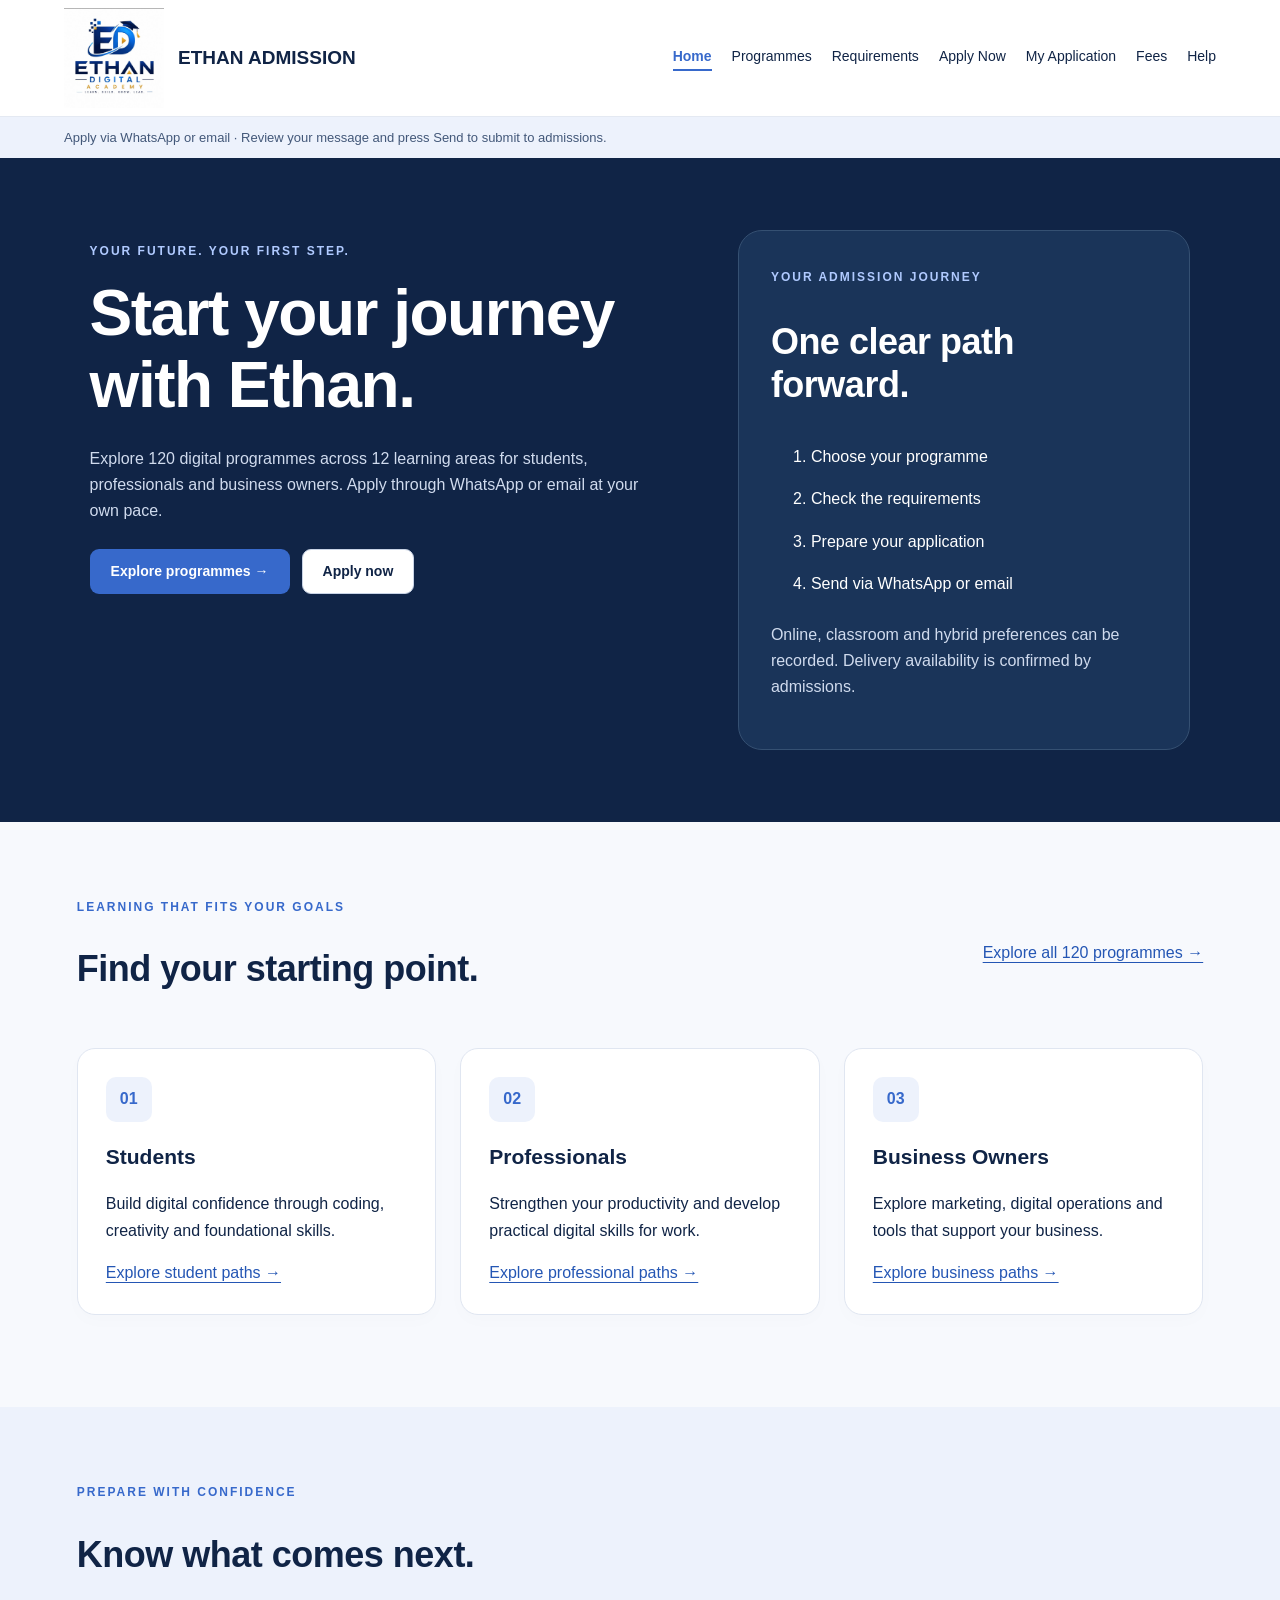
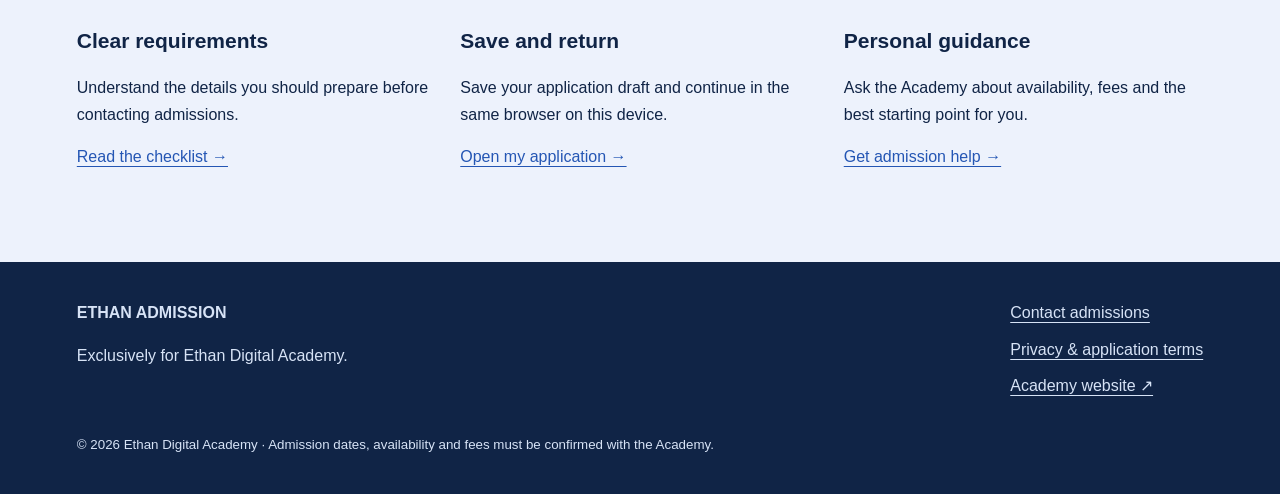
<file: index.html>
<!doctype html><html lang="en"><head><meta charset="utf-8"><meta name="viewport" content="width=device-width,initial-scale=1"><meta name="description" content="ETHAN ADMISSION — explore programmes and prepare your application to Ethan Digital Academy."><title>Welcome | ETHAN ADMISSION</title><link rel="icon" href="assets/ethan-digital-academy-logo.jpeg"><link rel="stylesheet" href="style.css"></head><body><a class="skip" href="#main">Skip to content</a><header><a href="index.html" class="brand"><img src="assets/ethan-digital-academy-logo.jpeg" alt="Ethan Digital Academy" width="100" height="100"><span class="portal-name">ETHAN ADMISSION</span></a><button id="menu-toggle" class="secondary" aria-expanded="false" aria-controls="navigation">Menu</button><nav id="navigation" aria-label="Main navigation"><a href="index.html" aria-current="page">Home</a><a href="programmes.html">Programmes</a><a href="requirements.html">Requirements</a><a href="apply.html">Apply Now</a><a href="dashboard.html">My Application</a><a href="fees.html">Fees</a><a href="help.html">Help</a></nav></header><div class="preview">Apply via WhatsApp or email · Review your message and press Send to submit to admissions.</div><main id="main"><section class="hero"><div><p class="eyebrow">YOUR FUTURE. YOUR FIRST STEP.</p><h1>Start your journey<br>with Ethan.</h1><p>Explore 120 digital programmes across 12 learning areas for students, professionals and business owners. Apply through WhatsApp or email at your own pace.</p><div class="actions"><a class="button" href="programmes.html">Explore programmes →</a><a class="button light" href="apply.html">Apply now</a></div></div><aside class="hero-card"><span class="tag">YOUR ADMISSION JOURNEY</span><h2>One clear path forward.</h2><ol><li>Choose your programme</li><li>Check the requirements</li><li>Prepare your application</li><li>Send via WhatsApp or email</li></ol><p>Online, classroom and hybrid preferences can be recorded. Delivery availability is confirmed by admissions.</p></aside></section><section><div class="section-top"><div><p class="eyebrow">LEARNING THAT FITS YOUR GOALS</p><h2>Find your starting point.</h2></div><a href="programmes.html">Explore all 120 programmes →</a></div><div class="grid"><article class="card"><span class="icon">01</span><h3>Students</h3><p>Build digital confidence through coding, creativity and foundational skills.</p><a href="programmes.html?audience=Student">Explore student paths →</a></article><article class="card"><span class="icon">02</span><h3>Professionals</h3><p>Strengthen your productivity and develop practical digital skills for work.</p><a href="programmes.html?audience=Professional">Explore professional paths →</a></article><article class="card"><span class="icon">03</span><h3>Business Owners</h3><p>Explore marketing, digital operations and tools that support your business.</p><a href="programmes.html?audience=Business%20Owner">Explore business paths →</a></article></div></section><section class="soft"><p class="eyebrow">PREPARE WITH CONFIDENCE</p><h2>Know what comes next.</h2><div class="grid"><article><h3>Clear requirements</h3><p>Understand the details you should prepare before contacting admissions.</p><a href="requirements.html">Read the checklist →</a></article><article><h3>Save and return</h3><p>Save your application draft and continue in the same browser on this device.</p><a href="dashboard.html">Open my application →</a></article><article><h3>Personal guidance</h3><p>Ask the Academy about availability, fees and the best starting point for you.</p><a href="help.html">Get admission help →</a></article></div></section></main><footer><div><strong>ETHAN ADMISSION</strong><p>Exclusively for Ethan Digital Academy.</p></div><div><a href="help.html">Contact admissions</a><a href="privacy.html">Privacy & application terms</a><a href="https://ethandigitalacademy.org">Academy website ↗</a></div><small>© 2026 Ethan Digital Academy · Admission dates, availability and fees must be confirmed with the Academy.</small></footer><script src="programmes.js"></script><script src="submission.js"></script><script src="app.js"></script></body></html>
</file>
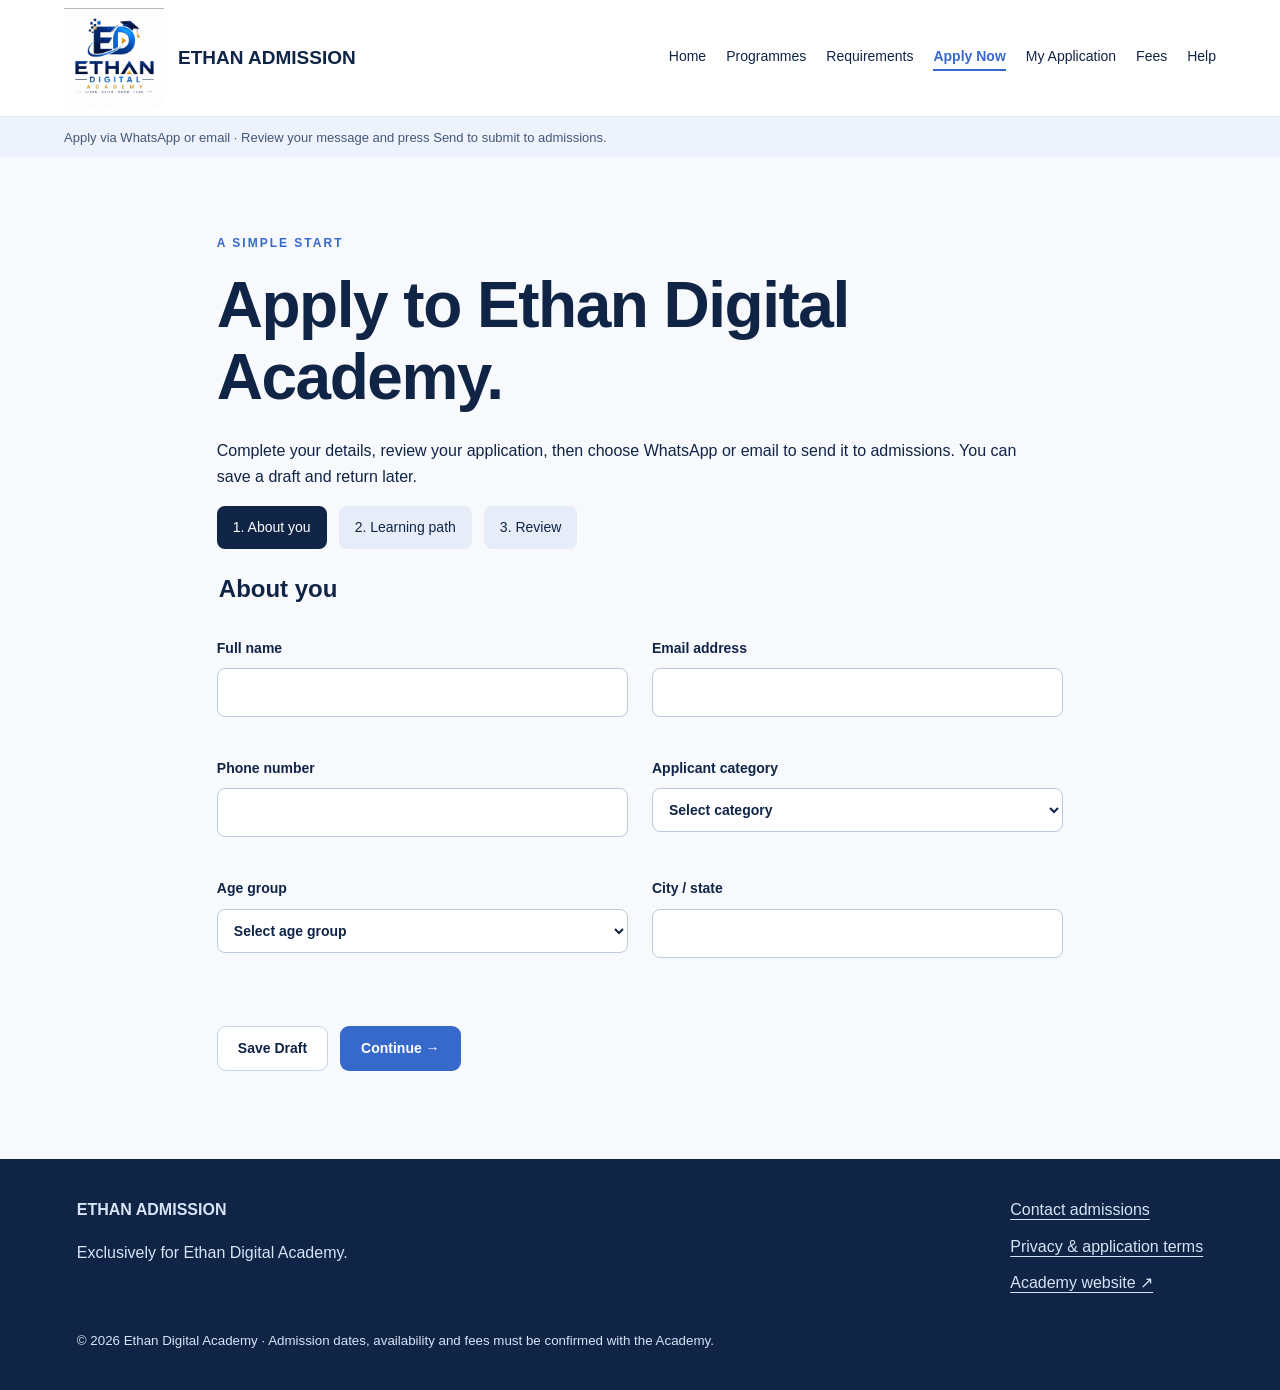
<file: apply.html>
<!doctype html><html lang="en"><head><meta charset="utf-8"><meta name="viewport" content="width=device-width,initial-scale=1"><meta name="description" content="ETHAN ADMISSION — explore programmes and prepare your application to Ethan Digital Academy."><title>Application | ETHAN ADMISSION</title><link rel="icon" href="assets/ethan-digital-academy-logo.jpeg"><link rel="stylesheet" href="style.css"></head><body><a class="skip" href="#main">Skip to content</a><header><a href="index.html" class="brand"><img src="assets/ethan-digital-academy-logo.jpeg" alt="Ethan Digital Academy" width="100" height="100"><span class="portal-name">ETHAN ADMISSION</span></a><button id="menu-toggle" class="secondary" aria-expanded="false" aria-controls="navigation">Menu</button><nav id="navigation" aria-label="Main navigation"><a href="index.html">Home</a><a href="programmes.html">Programmes</a><a href="requirements.html">Requirements</a><a href="apply.html" aria-current="page">Apply Now</a><a href="dashboard.html">My Application</a><a href="fees.html">Fees</a><a href="help.html">Help</a></nav></header><div class="preview">Apply via WhatsApp or email · Review your message and press Send to submit to admissions.</div><main id="main"><section class="narrow"><p class="eyebrow">A SIMPLE START</p><h1>Apply to Ethan Digital Academy.</h1><p>Complete your details, review your application, then choose WhatsApp or email to send it to admissions. You can save a draft and return later.</p><ol class="wizard-tabs" aria-label="Application steps"><li>1. About you</li><li>2. Learning path</li><li>3. Review</li></ol><form id="application" novalidate><fieldset data-step="0"><legend>About you</legend><div class="grid two"><label>Full name<input name="name" required maxlength="120" autocomplete="name"></label><label>Email address<input name="email" type="email" required autocomplete="email"></label><label>Phone number<input name="phone" type="tel" required maxlength="30" autocomplete="tel"></label><label>Applicant category<select name="category" required><option value="">Select category</option><option>Student</option><option>Professional</option><option>Business Owner</option></select></label><label>Age group<select name="ageGroup" required><option value="">Select age group</option><option value="under18">Under 18</option><option value="adult">18 or above</option></select></label><label>City / state<input name="location" maxlength="100"></label></div><div id="guardian-fields" hidden><h3>Parent or guardian details</h3><div class="grid two"><label>Guardian full name<input name="guardian" maxlength="120"></label><label>Guardian phone<input name="guardianPhone" type="tel" maxlength="30"></label><label>Relationship<select name="relationship"><option value="">Select relationship</option><option>Parent</option><option>Guardian</option></select></label></div><label class="check"><input name="guardianConsent" type="checkbox"> My parent or guardian is aware of this application preparation.</label></div></fieldset><fieldset data-step="1" hidden><legend>Your learning path</legend><div class="grid two"><label>Programme<select name="programme" id="programme" required></select></label><label>Preferred mode<select name="mode" required><option value="">Select preference</option><option>Online</option><option>Physical classroom</option><option>Hybrid</option></select></label><label>Experience level<select name="experience"><option>Beginner</option><option>Some experience</option><option>Experienced</option></select></label><label>Preferred schedule<select name="schedule"><option>No preference</option><option>Weekdays</option><option>Weekends</option></select></label></div><label>What would you like to achieve?<textarea name="goals" rows="4" required maxlength="1000"></textarea></label><p class="muted">Your preferences help admissions understand your needs. They do not reserve a place or confirm a timetable.</p></fieldset><fieldset data-step="2" hidden><legend>Review your information</legend><div id="review" class="card"></div><label class="check"><input id="acknowledge" type="checkbox" required> I confirm these details are correct and agree to share this application with Ethan Digital Academy through my chosen channel.</label></fieldset><div class="actions"><button type="button" id="back" class="secondary">Back</button><button type="button" id="save-draft" class="secondary">Save Draft</button><button type="button" id="next">Continue →</button><button id="finish" hidden>Continue to submission</button></div><p id="feedback" role="status"></p><div id="submission-options"></div></form></section></main><footer><div><strong>ETHAN ADMISSION</strong><p>Exclusively for Ethan Digital Academy.</p></div><div><a href="help.html">Contact admissions</a><a href="privacy.html">Privacy & application terms</a><a href="https://ethandigitalacademy.org">Academy website ↗</a></div><small>© 2026 Ethan Digital Academy · Admission dates, availability and fees must be confirmed with the Academy.</small></footer><script src="programmes.js"></script><script src="submission.js"></script><script src="app.js"></script></body></html>
</file>
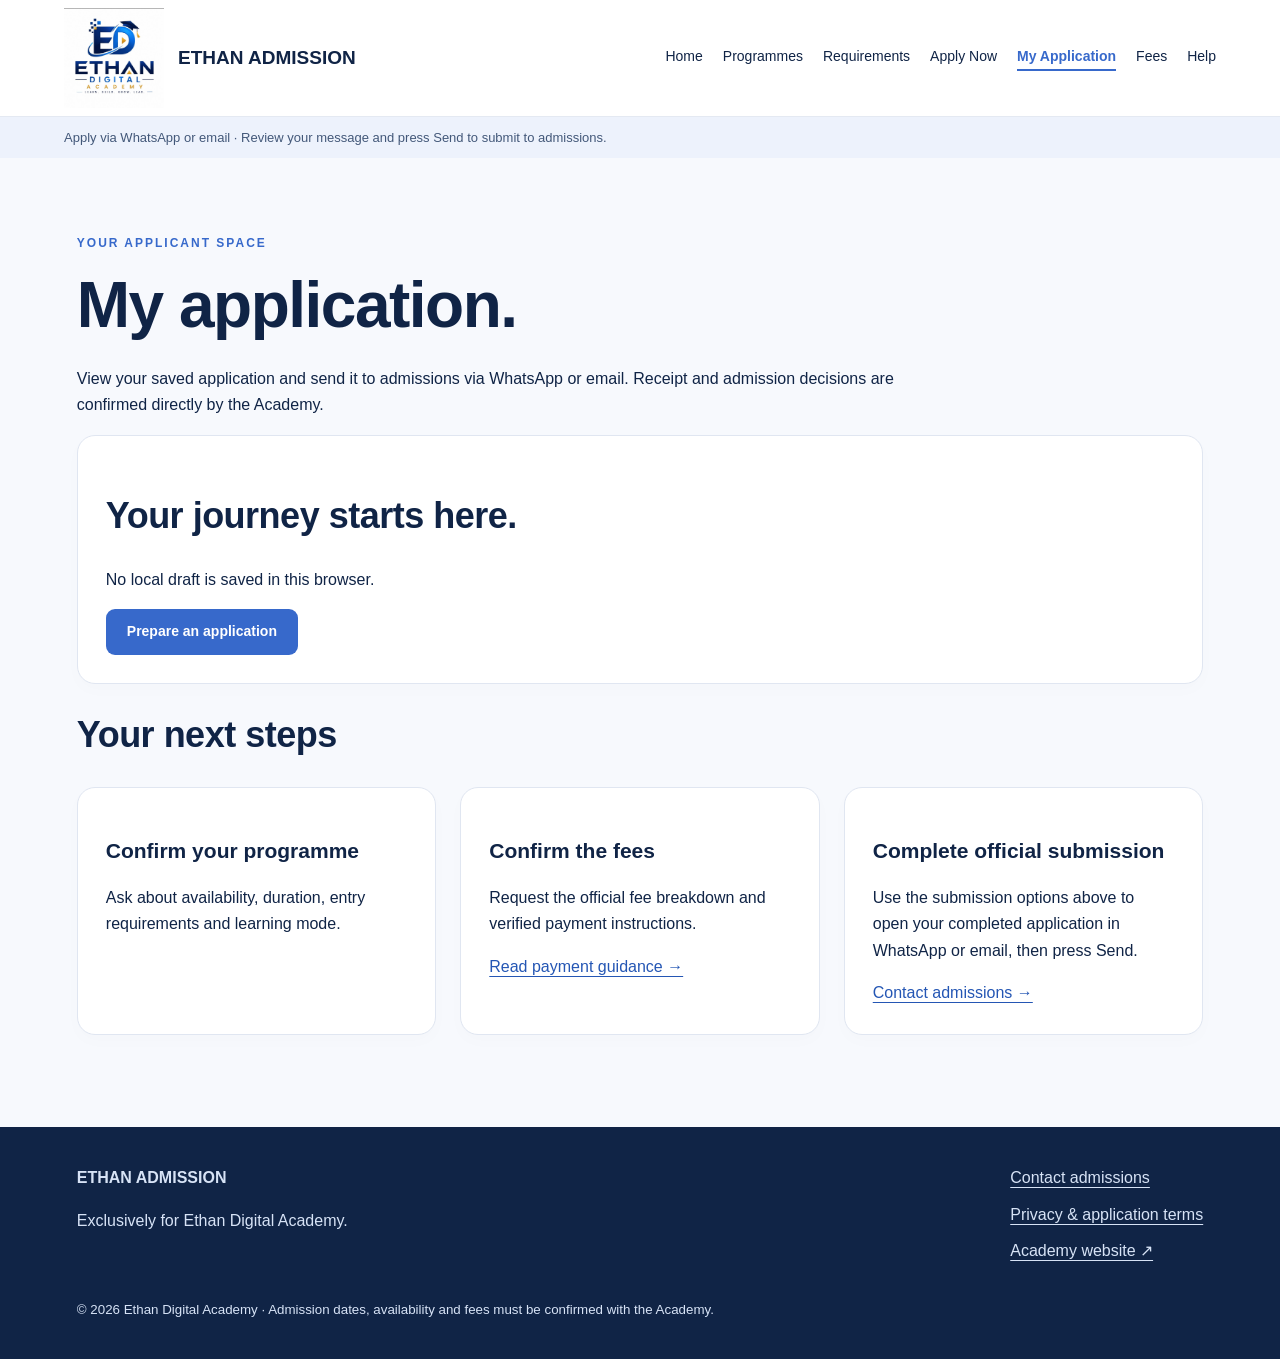
<file: dashboard.html>
<!doctype html><html lang="en"><head><meta charset="utf-8"><meta name="viewport" content="width=device-width,initial-scale=1"><meta name="description" content="ETHAN ADMISSION — explore programmes and prepare your application to Ethan Digital Academy."><title>My Application | ETHAN ADMISSION</title><link rel="icon" href="assets/ethan-digital-academy-logo.jpeg"><link rel="stylesheet" href="style.css"></head><body><a class="skip" href="#main">Skip to content</a><header><a href="index.html" class="brand"><img src="assets/ethan-digital-academy-logo.jpeg" alt="Ethan Digital Academy" width="100" height="100"><span class="portal-name">ETHAN ADMISSION</span></a><button id="menu-toggle" class="secondary" aria-expanded="false" aria-controls="navigation">Menu</button><nav id="navigation" aria-label="Main navigation"><a href="index.html">Home</a><a href="programmes.html">Programmes</a><a href="requirements.html">Requirements</a><a href="apply.html">Apply Now</a><a href="dashboard.html" aria-current="page">My Application</a><a href="fees.html">Fees</a><a href="help.html">Help</a></nav></header><div class="preview">Apply via WhatsApp or email · Review your message and press Send to submit to admissions.</div><main id="main"><section><p class="eyebrow">YOUR APPLICANT SPACE</p><h1>My application.</h1><p>View your saved application and send it to admissions via WhatsApp or email. Receipt and admission decisions are confirmed directly by the Academy.</p><div id="saved"></div><h2>Your next steps</h2><div class="grid"><article class="card"><h3>Confirm your programme</h3><p>Ask about availability, duration, entry requirements and learning mode.</p></article><article class="card"><h3>Confirm the fees</h3><p>Request the official fee breakdown and verified payment instructions.</p><a href="fees.html">Read payment guidance →</a></article><article class="card"><h3>Complete official submission</h3><p>Use the submission options above to open your completed application in WhatsApp or email, then press Send.</p><a href="help.html">Contact admissions →</a></article></div></section></main><footer><div><strong>ETHAN ADMISSION</strong><p>Exclusively for Ethan Digital Academy.</p></div><div><a href="help.html">Contact admissions</a><a href="privacy.html">Privacy & application terms</a><a href="https://ethandigitalacademy.org">Academy website ↗</a></div><small>© 2026 Ethan Digital Academy · Admission dates, availability and fees must be confirmed with the Academy.</small></footer><script src="programmes.js"></script><script src="submission.js"></script><script src="app.js"></script></body></html>
</file>
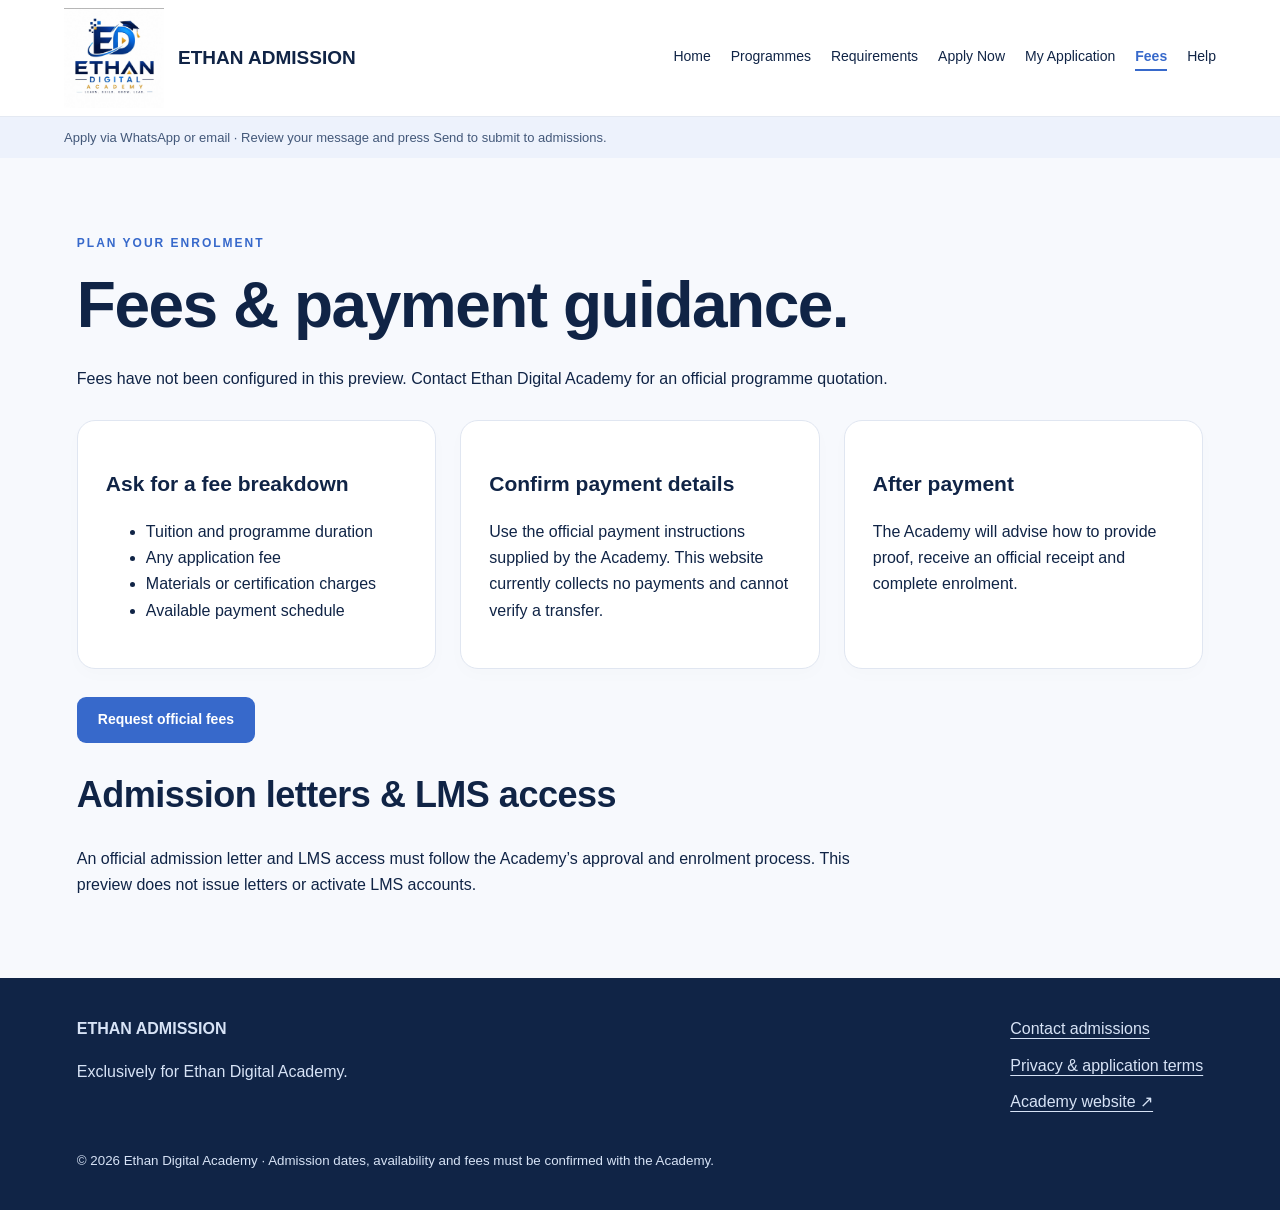
<file: fees.html>
<!doctype html><html lang="en"><head><meta charset="utf-8"><meta name="viewport" content="width=device-width,initial-scale=1"><meta name="description" content="ETHAN ADMISSION — explore programmes and prepare your application to Ethan Digital Academy."><title>Fees & Enrolment | ETHAN ADMISSION</title><link rel="icon" href="assets/ethan-digital-academy-logo.jpeg"><link rel="stylesheet" href="style.css"></head><body><a class="skip" href="#main">Skip to content</a><header><a href="index.html" class="brand"><img src="assets/ethan-digital-academy-logo.jpeg" alt="Ethan Digital Academy" width="100" height="100"><span class="portal-name">ETHAN ADMISSION</span></a><button id="menu-toggle" class="secondary" aria-expanded="false" aria-controls="navigation">Menu</button><nav id="navigation" aria-label="Main navigation"><a href="index.html">Home</a><a href="programmes.html">Programmes</a><a href="requirements.html">Requirements</a><a href="apply.html">Apply Now</a><a href="dashboard.html">My Application</a><a href="fees.html" aria-current="page">Fees</a><a href="help.html">Help</a></nav></header><div class="preview">Apply via WhatsApp or email · Review your message and press Send to submit to admissions.</div><main id="main"><section><p class="eyebrow">PLAN YOUR ENROLMENT</p><h1>Fees & payment guidance.</h1><p>Fees have not been configured in this preview. Contact Ethan Digital Academy for an official programme quotation.</p><div class="grid"><article class="card"><h3>Ask for a fee breakdown</h3><ul><li>Tuition and programme duration</li><li>Any application fee</li><li>Materials or certification charges</li><li>Available payment schedule</li></ul></article><article class="card"><h3>Confirm payment details</h3><p>Use the official payment instructions supplied by the Academy. This website currently collects no payments and cannot verify a transfer.</p></article><article class="card"><h3>After payment</h3><p>The Academy will advise how to provide proof, receive an official receipt and complete enrolment.</p></article></div><a class="button" href="https://wa.me/2348064656499?text=Hello%20Ethan%20Digital%20Academy%2C%20please%20send%20the%20official%20programme%20fees%20and%20admission%20instructions.">Request official fees</a><h2>Admission letters & LMS access</h2><p>An official admission letter and LMS access must follow the Academy’s approval and enrolment process. This preview does not issue letters or activate LMS accounts.</p></section></main><footer><div><strong>ETHAN ADMISSION</strong><p>Exclusively for Ethan Digital Academy.</p></div><div><a href="help.html">Contact admissions</a><a href="privacy.html">Privacy & application terms</a><a href="https://ethandigitalacademy.org">Academy website ↗</a></div><small>© 2026 Ethan Digital Academy · Admission dates, availability and fees must be confirmed with the Academy.</small></footer><script src="programmes.js"></script><script src="submission.js"></script><script src="app.js"></script></body></html>
</file>
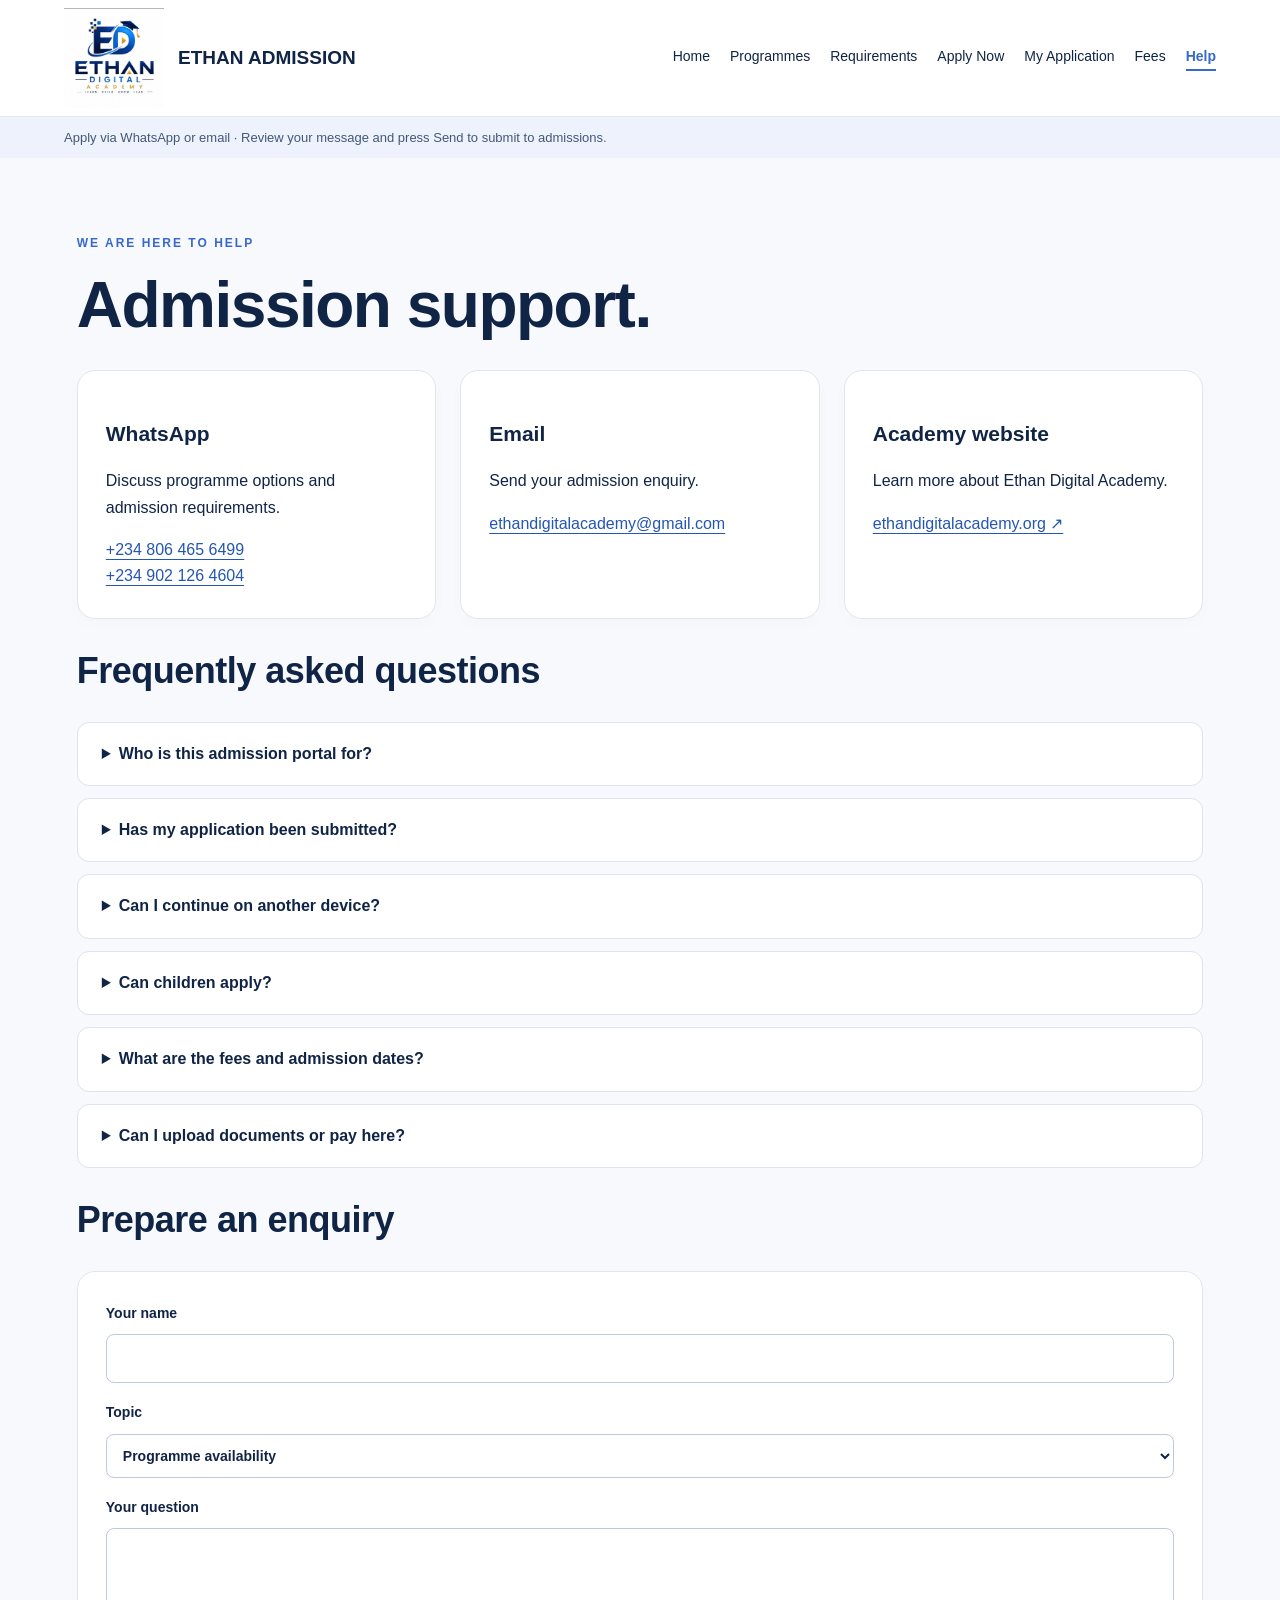
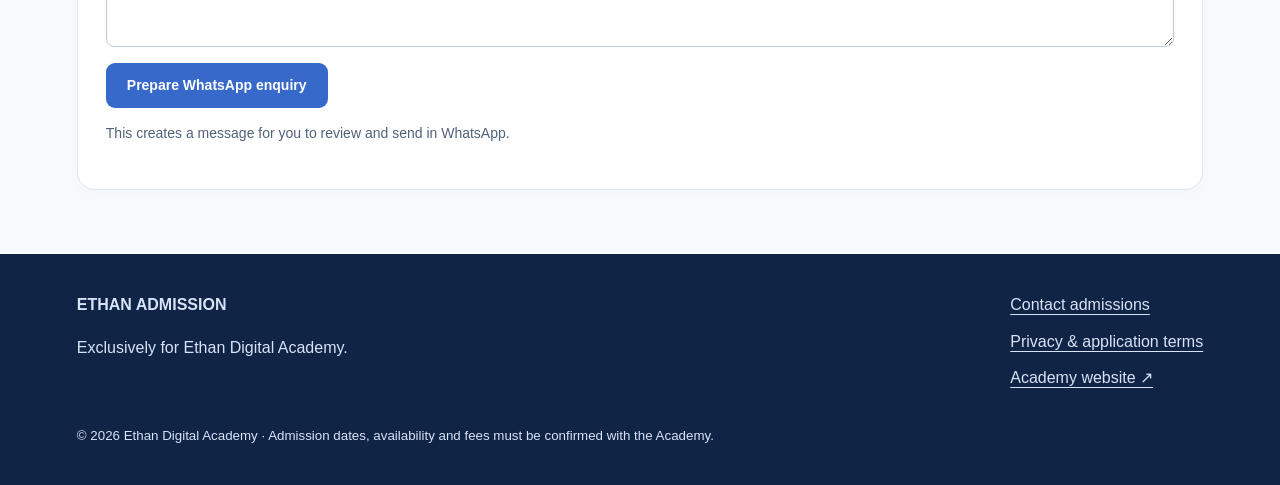
<file: help.html>
<!doctype html><html lang="en"><head><meta charset="utf-8"><meta name="viewport" content="width=device-width,initial-scale=1"><meta name="description" content="ETHAN ADMISSION — explore programmes and prepare your application to Ethan Digital Academy."><title>Help & Contact | ETHAN ADMISSION</title><link rel="icon" href="assets/ethan-digital-academy-logo.jpeg"><link rel="stylesheet" href="style.css"></head><body><a class="skip" href="#main">Skip to content</a><header><a href="index.html" class="brand"><img src="assets/ethan-digital-academy-logo.jpeg" alt="Ethan Digital Academy" width="100" height="100"><span class="portal-name">ETHAN ADMISSION</span></a><button id="menu-toggle" class="secondary" aria-expanded="false" aria-controls="navigation">Menu</button><nav id="navigation" aria-label="Main navigation"><a href="index.html">Home</a><a href="programmes.html">Programmes</a><a href="requirements.html">Requirements</a><a href="apply.html">Apply Now</a><a href="dashboard.html">My Application</a><a href="fees.html">Fees</a><a href="help.html" aria-current="page">Help</a></nav></header><div class="preview">Apply via WhatsApp or email · Review your message and press Send to submit to admissions.</div><main id="main"><section><p class="eyebrow">WE ARE HERE TO HELP</p><h1>Admission support.</h1><div class="grid"><article class="card"><h3>WhatsApp</h3><p>Discuss programme options and admission requirements.</p><a href="https://wa.me/2348064656499">+234 806 465 6499</a><br><a href="https://wa.me/2349021264604">+234 902 126 4604</a></article><article class="card"><h3>Email</h3><p>Send your admission enquiry.</p><a class="wrap" href="mailto:ethandigitalacademy@gmail.com">ethandigitalacademy@gmail.com</a></article><article class="card"><h3>Academy website</h3><p>Learn more about Ethan Digital Academy.</p><a href="https://ethandigitalacademy.org">ethandigitalacademy.org ↗</a></article></div><h2>Frequently asked questions</h2><div class="faq"><details><summary>Who is this admission portal for?</summary><p>It is exclusively for applicants to Ethan Digital Academy: students, professionals and business owners.</p></details><details><summary>Has my application been submitted?</summary><p>Complete the application, choose Submit via WhatsApp or Submit via Email, then press Send in the app that opens. Saving a draft or opening a message does not send it. Admissions will confirm receipt and advise on the next steps.</p></details><details><summary>Can I continue on another device?</summary><p>Drafts do not sync across devices. You can download a copy for your records and continue using the original browser.</p></details><details><summary>Can children apply?</summary><p>Applicants under 18 should prepare the application with a parent or guardian. The form requests guardian details when Under 18 is selected.</p></details><details><summary>What are the fees and admission dates?</summary><p>Contact the Academy for confirmed fees, intake dates, requirements and programme availability.</p></details><details><summary>Can I upload documents or pay here?</summary><p>Document uploads and live payments are not connected in this preview.</p></details></div><h2>Prepare an enquiry</h2><form id="enquiry" class="card"><label>Your name<input name="name" required maxlength="120"></label><label>Topic<select name="topic"><option>Programme availability</option><option>Admission requirements</option><option>Fees and payments</option><option>Learning mode</option><option>Other admission enquiry</option></select></label><label>Your question<textarea name="message" required maxlength="1500" rows="4"></textarea></label><button>Prepare WhatsApp enquiry</button><p class="muted">This creates a message for you to review and send in WhatsApp.</p><p id="enquiry-result" role="status"></p></form></section></main><footer><div><strong>ETHAN ADMISSION</strong><p>Exclusively for Ethan Digital Academy.</p></div><div><a href="help.html">Contact admissions</a><a href="privacy.html">Privacy & application terms</a><a href="https://ethandigitalacademy.org">Academy website ↗</a></div><small>© 2026 Ethan Digital Academy · Admission dates, availability and fees must be confirmed with the Academy.</small></footer><script src="programmes.js"></script><script src="submission.js"></script><script src="app.js"></script></body></html>
</file>
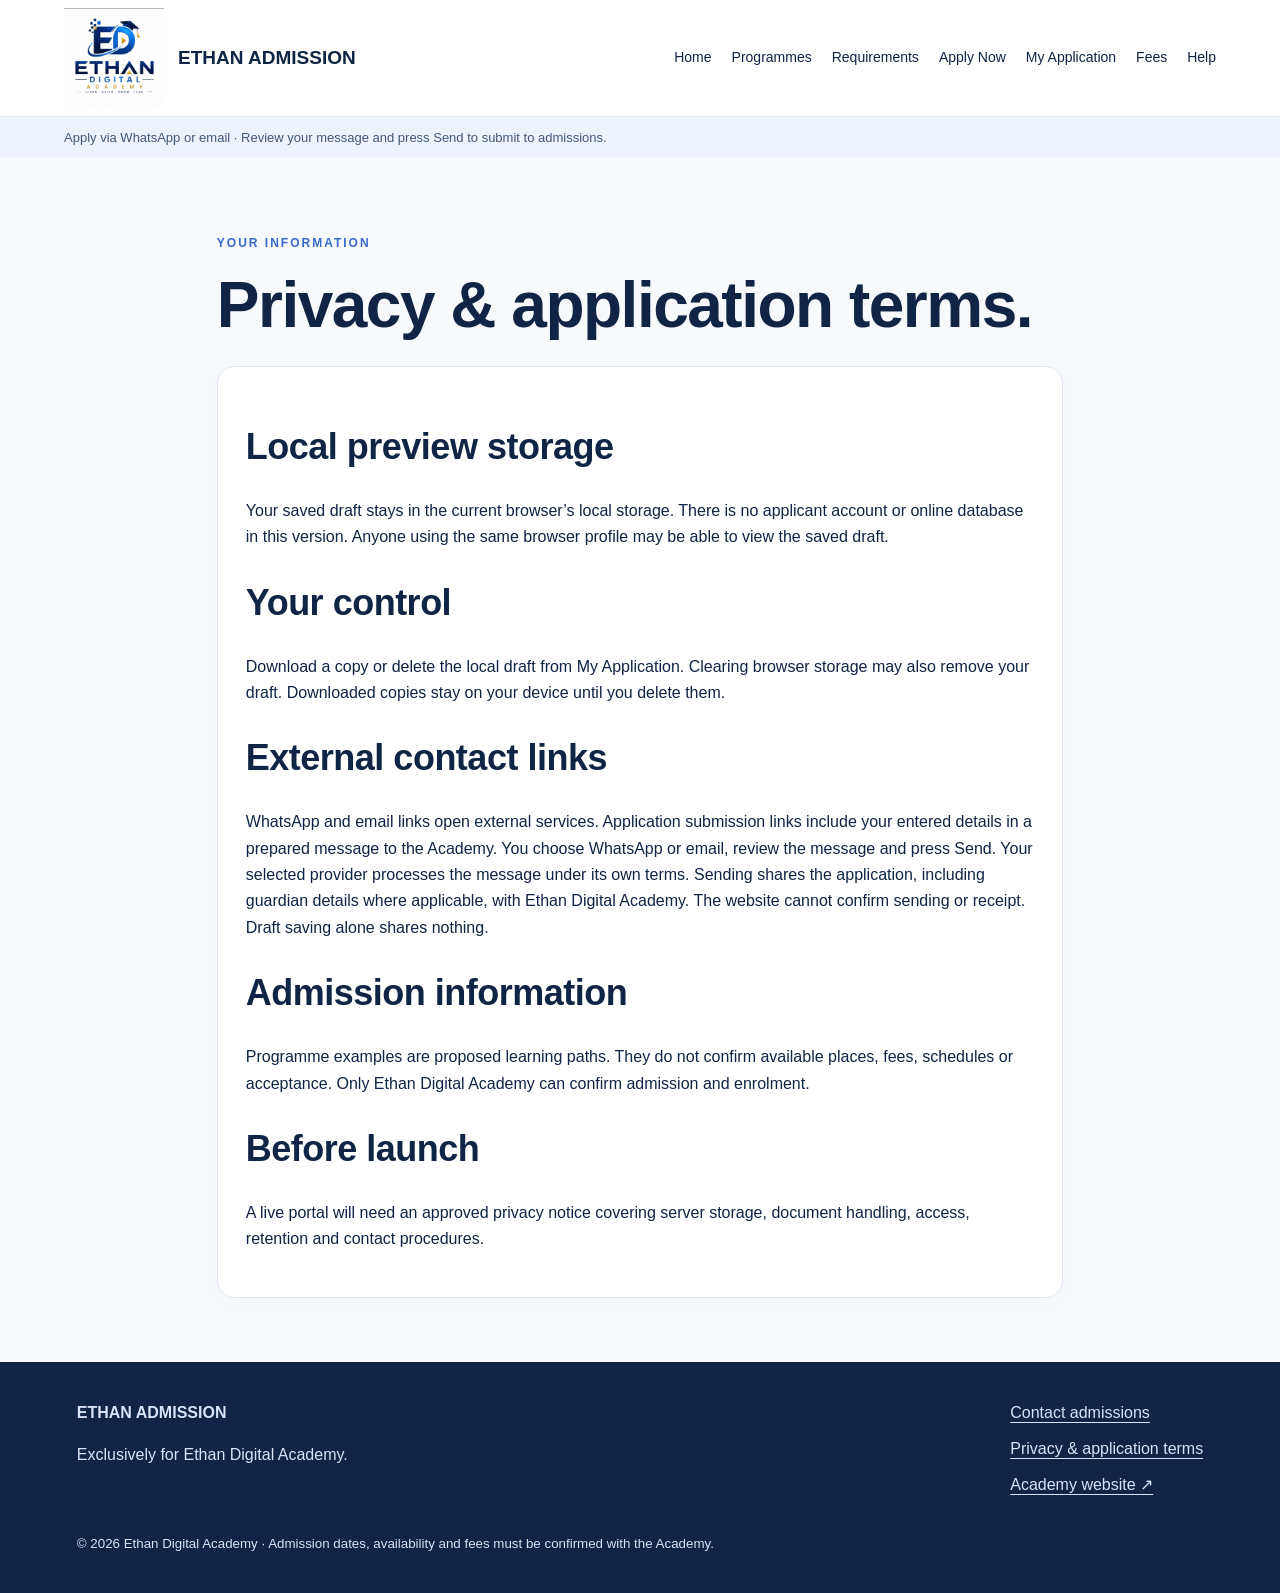
<file: privacy.html>
<!doctype html><html lang="en"><head><meta charset="utf-8"><meta name="viewport" content="width=device-width,initial-scale=1"><meta name="description" content="ETHAN ADMISSION — explore programmes and prepare your application to Ethan Digital Academy."><title>Privacy & Preview Terms | ETHAN ADMISSION</title><link rel="icon" href="assets/ethan-digital-academy-logo.jpeg"><link rel="stylesheet" href="style.css"></head><body><a class="skip" href="#main">Skip to content</a><header><a href="index.html" class="brand"><img src="assets/ethan-digital-academy-logo.jpeg" alt="Ethan Digital Academy" width="100" height="100"><span class="portal-name">ETHAN ADMISSION</span></a><button id="menu-toggle" class="secondary" aria-expanded="false" aria-controls="navigation">Menu</button><nav id="navigation" aria-label="Main navigation"><a href="index.html">Home</a><a href="programmes.html">Programmes</a><a href="requirements.html">Requirements</a><a href="apply.html">Apply Now</a><a href="dashboard.html">My Application</a><a href="fees.html">Fees</a><a href="help.html">Help</a></nav></header><div class="preview">Apply via WhatsApp or email · Review your message and press Send to submit to admissions.</div><main id="main"><section class="narrow"><p class="eyebrow">YOUR INFORMATION</p><h1>Privacy & application terms.</h1><article class="card"><h2>Local preview storage</h2><p>Your saved draft stays in the current browser’s local storage. There is no applicant account or online database in this version. Anyone using the same browser profile may be able to view the saved draft.</p><h2>Your control</h2><p>Download a copy or delete the local draft from My Application. Clearing browser storage may also remove your draft. Downloaded copies stay on your device until you delete them.</p><h2>External contact links</h2><p>WhatsApp and email links open external services. Application submission links include your entered details in a prepared message to the Academy. You choose WhatsApp or email, review the message and press Send. Your selected provider processes the message under its own terms. Sending shares the application, including guardian details where applicable, with Ethan Digital Academy. The website cannot confirm sending or receipt. Draft saving alone shares nothing.</p><h2>Admission information</h2><p>Programme examples are proposed learning paths. They do not confirm available places, fees, schedules or acceptance. Only Ethan Digital Academy can confirm admission and enrolment.</p><h2>Before launch</h2><p>A live portal will need an approved privacy notice covering server storage, document handling, access, retention and contact procedures.</p></article></section></main><footer><div><strong>ETHAN ADMISSION</strong><p>Exclusively for Ethan Digital Academy.</p></div><div><a href="help.html">Contact admissions</a><a href="privacy.html">Privacy & application terms</a><a href="https://ethandigitalacademy.org">Academy website ↗</a></div><small>© 2026 Ethan Digital Academy · Admission dates, availability and fees must be confirmed with the Academy.</small></footer><script src="programmes.js"></script><script src="submission.js"></script><script src="app.js"></script></body></html>
</file>
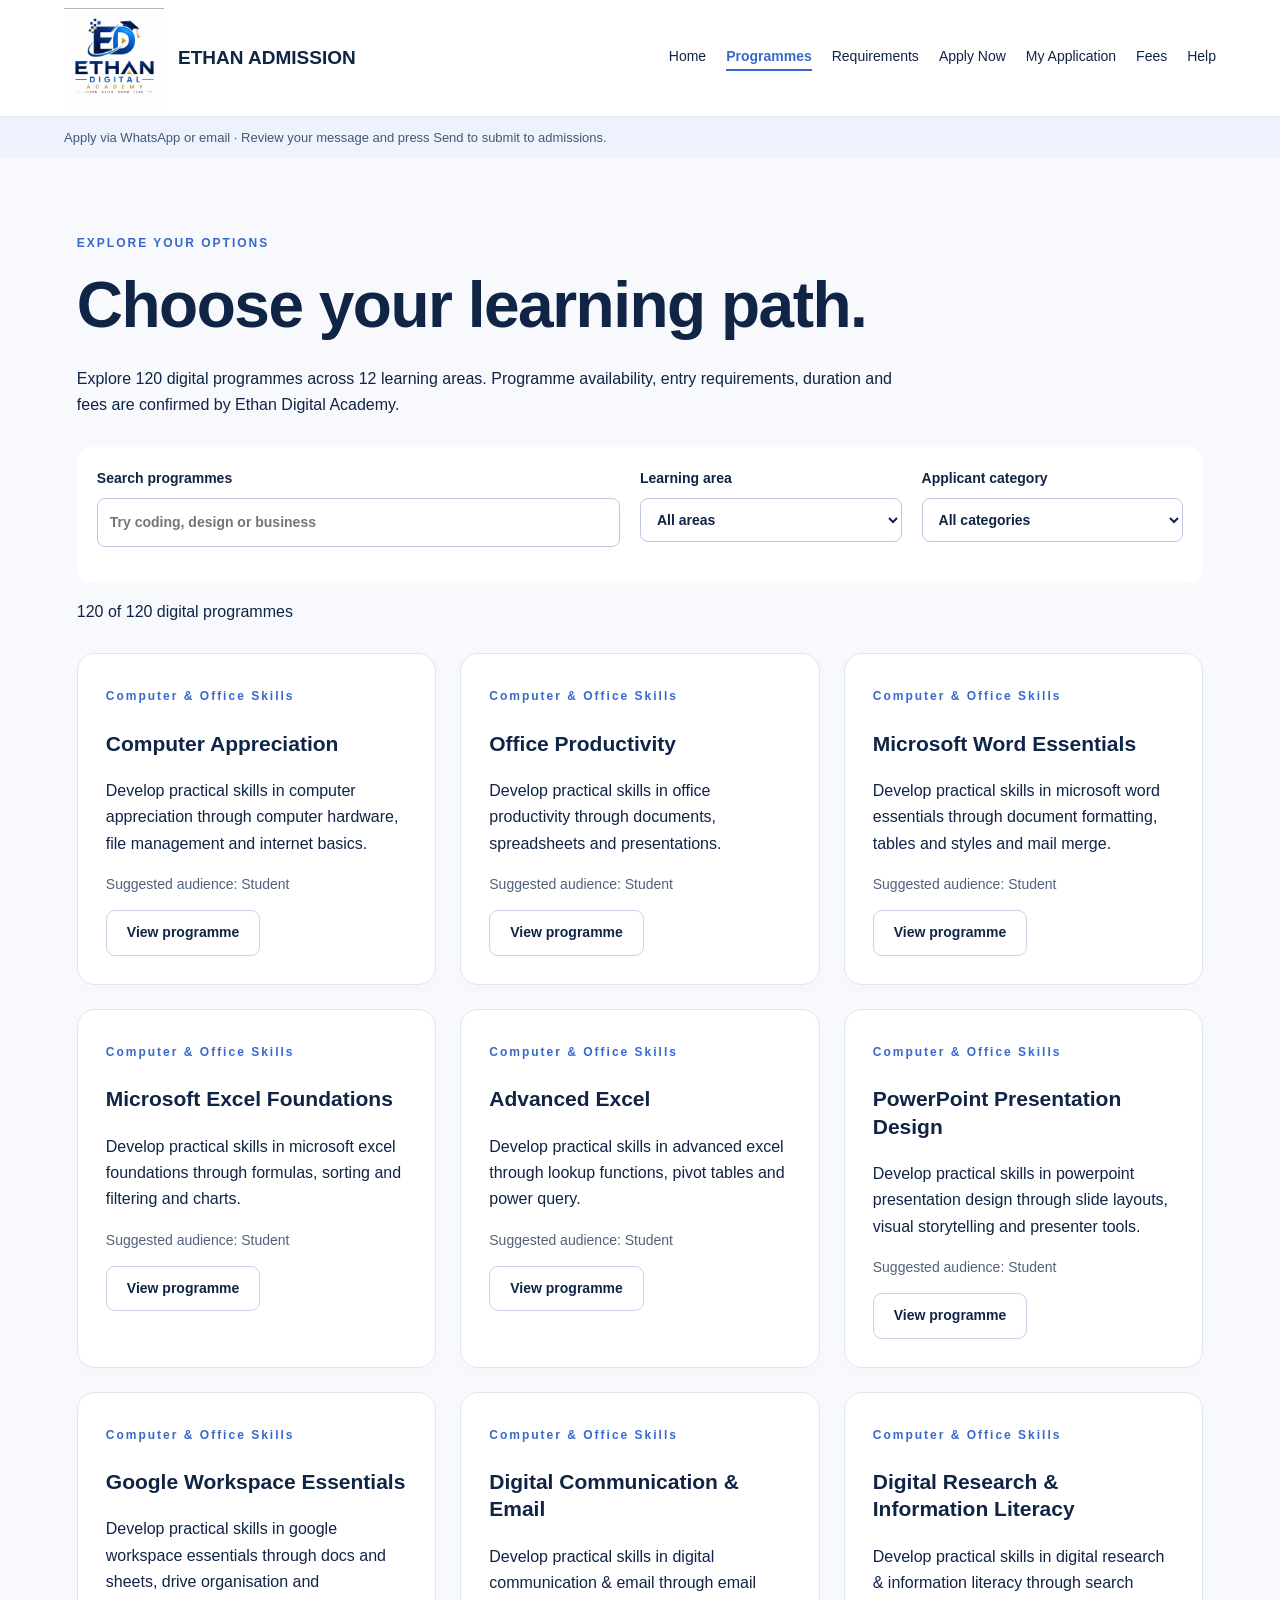
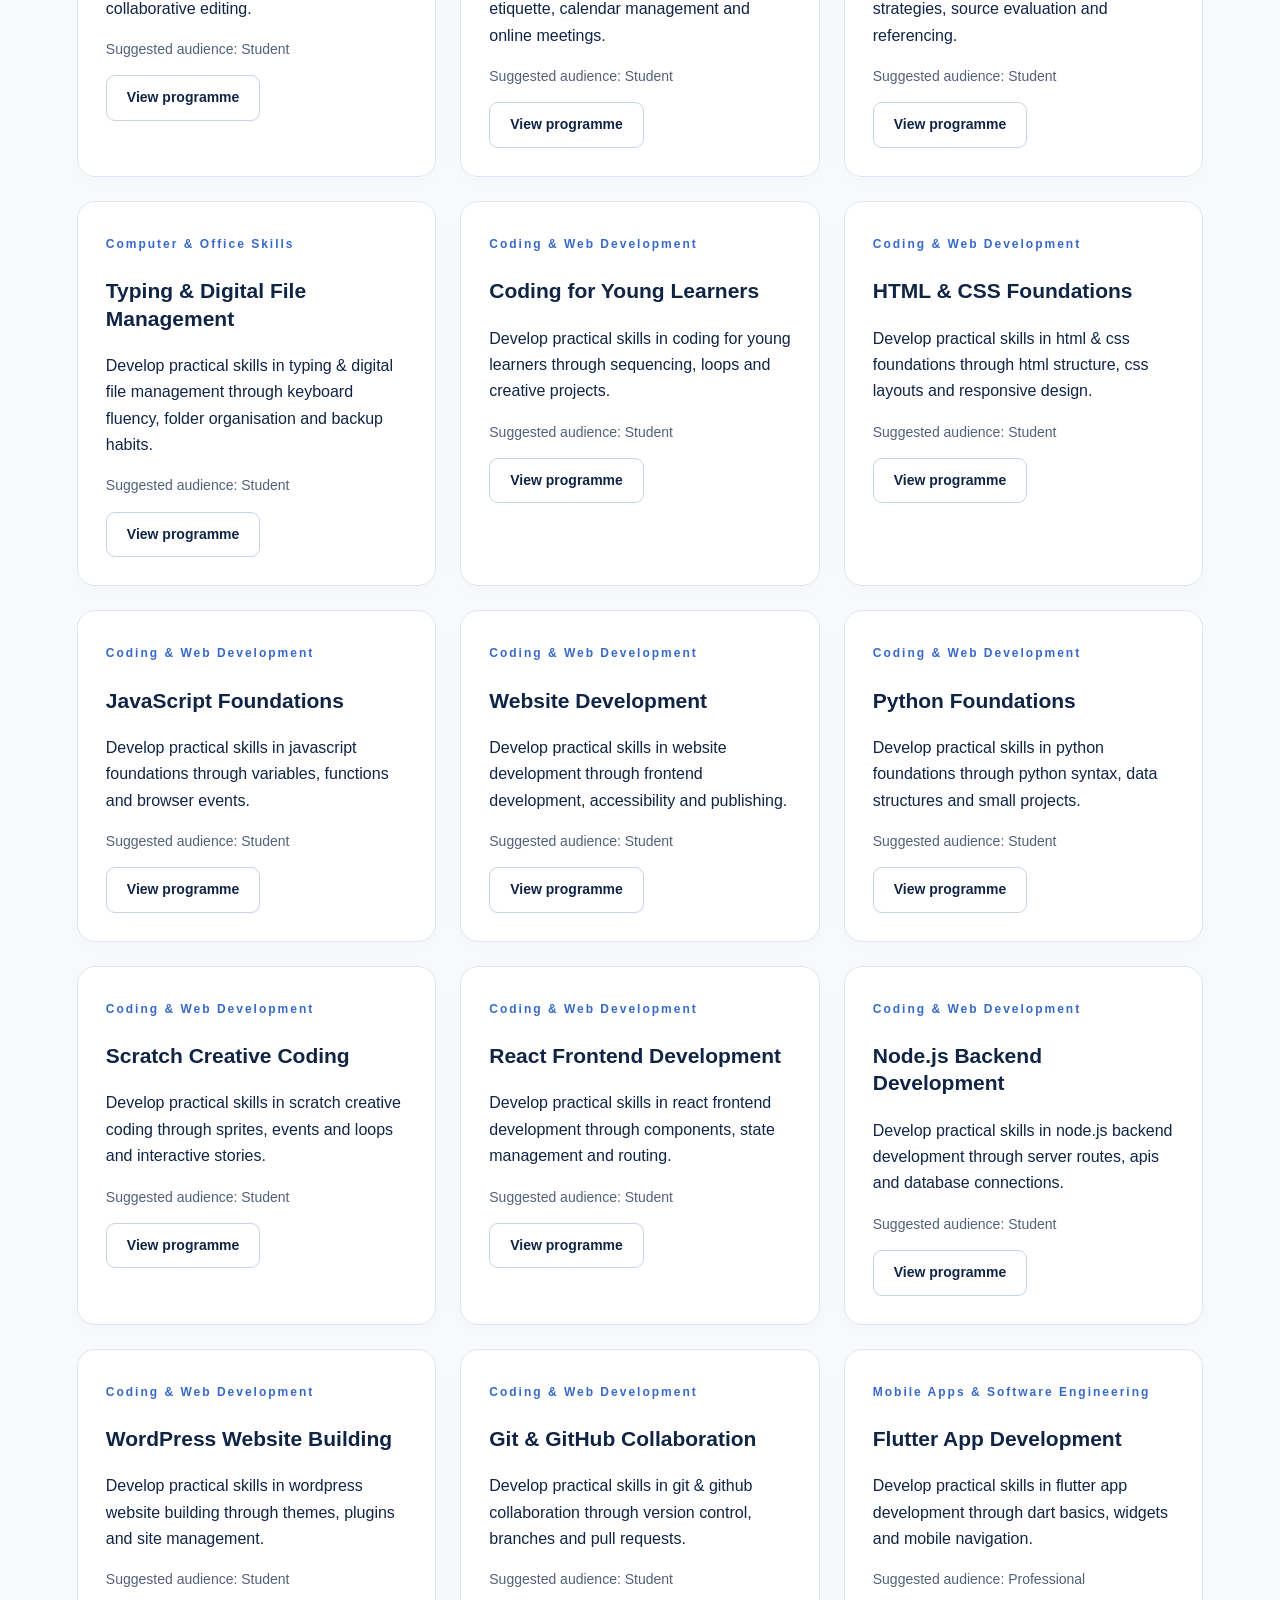
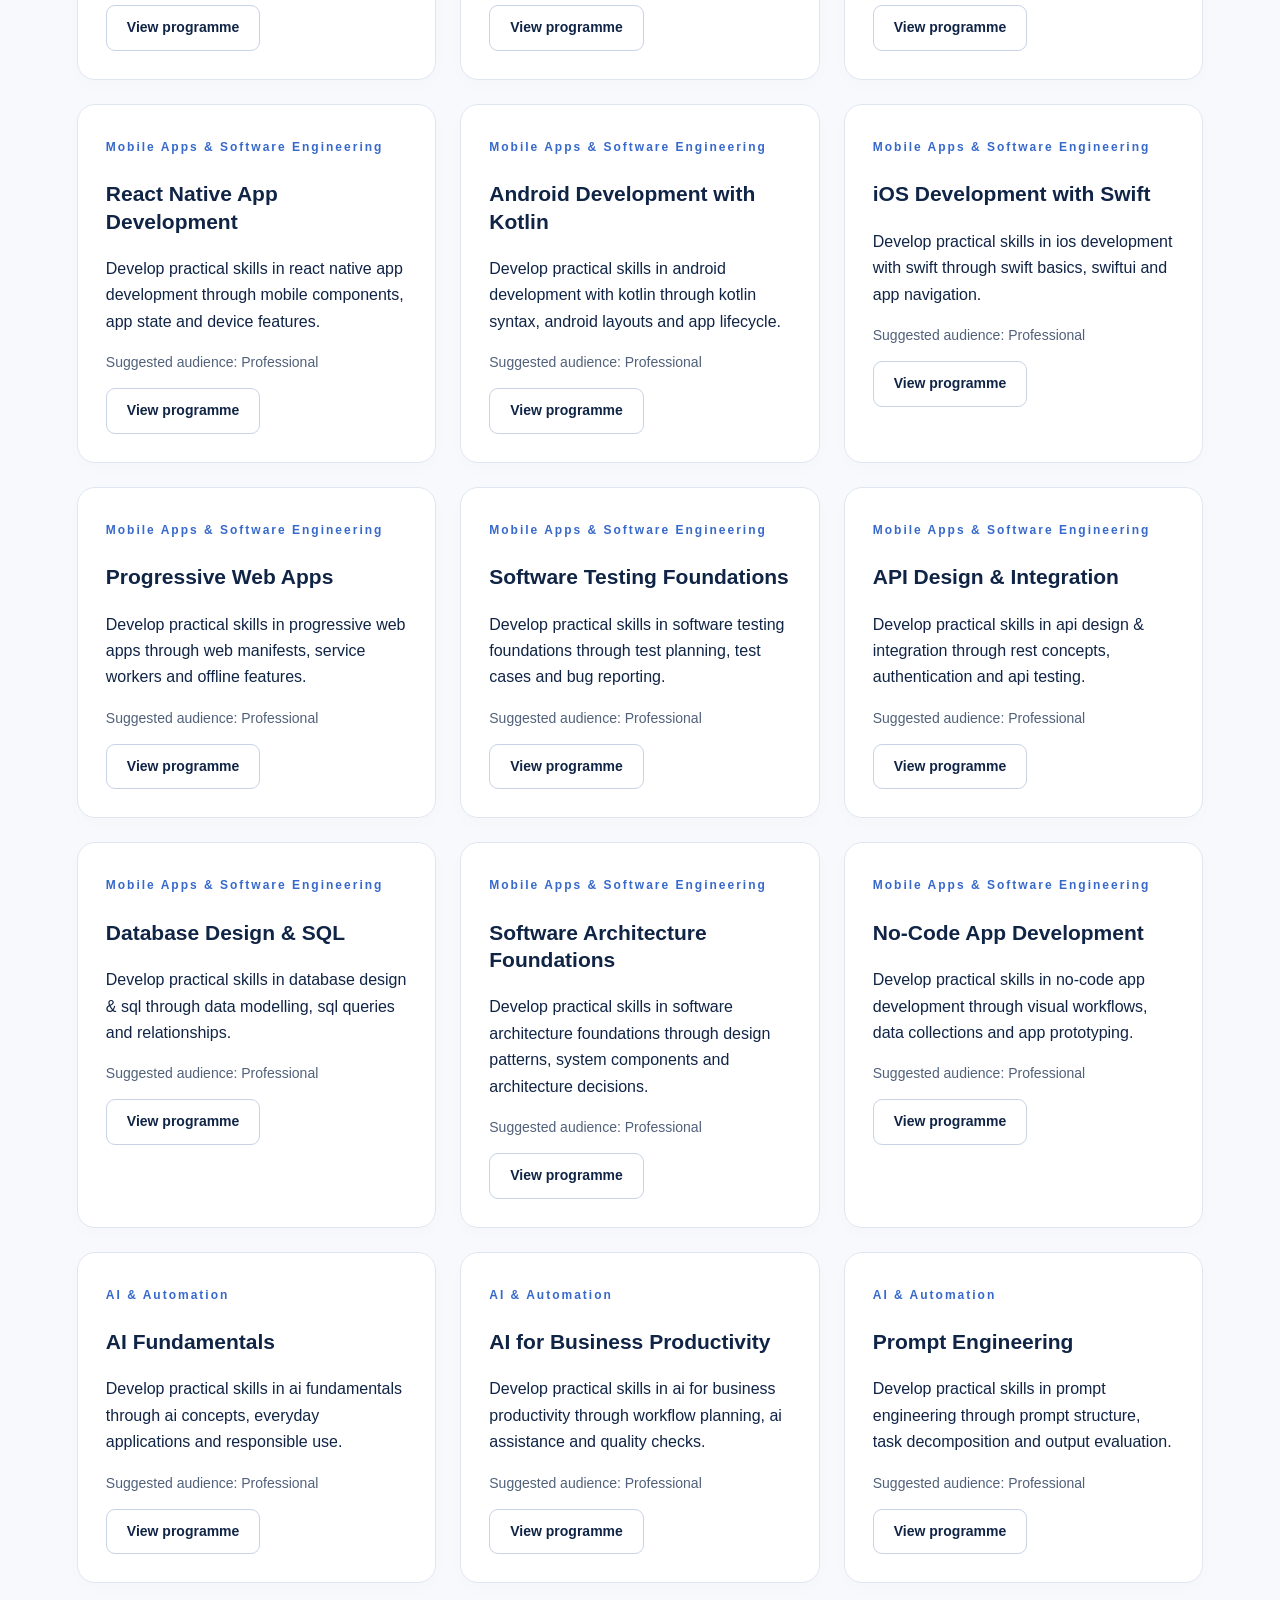
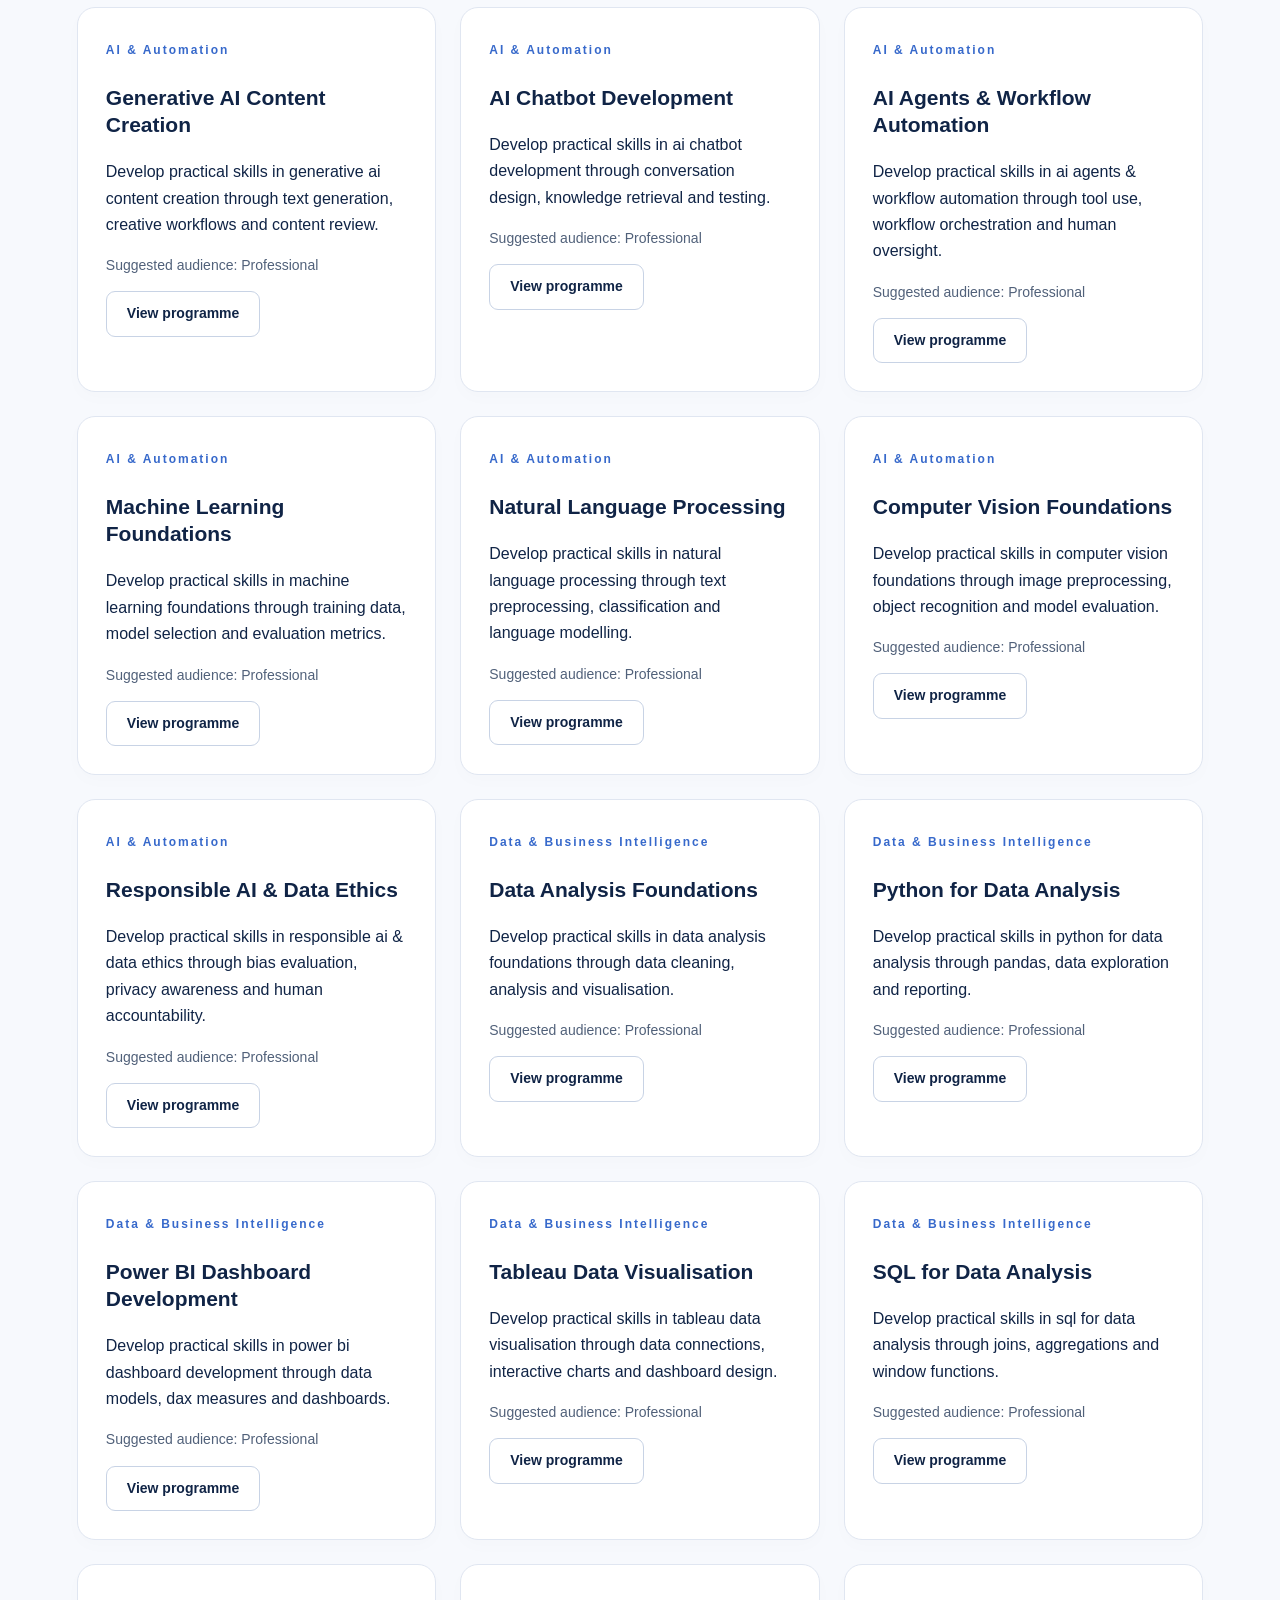
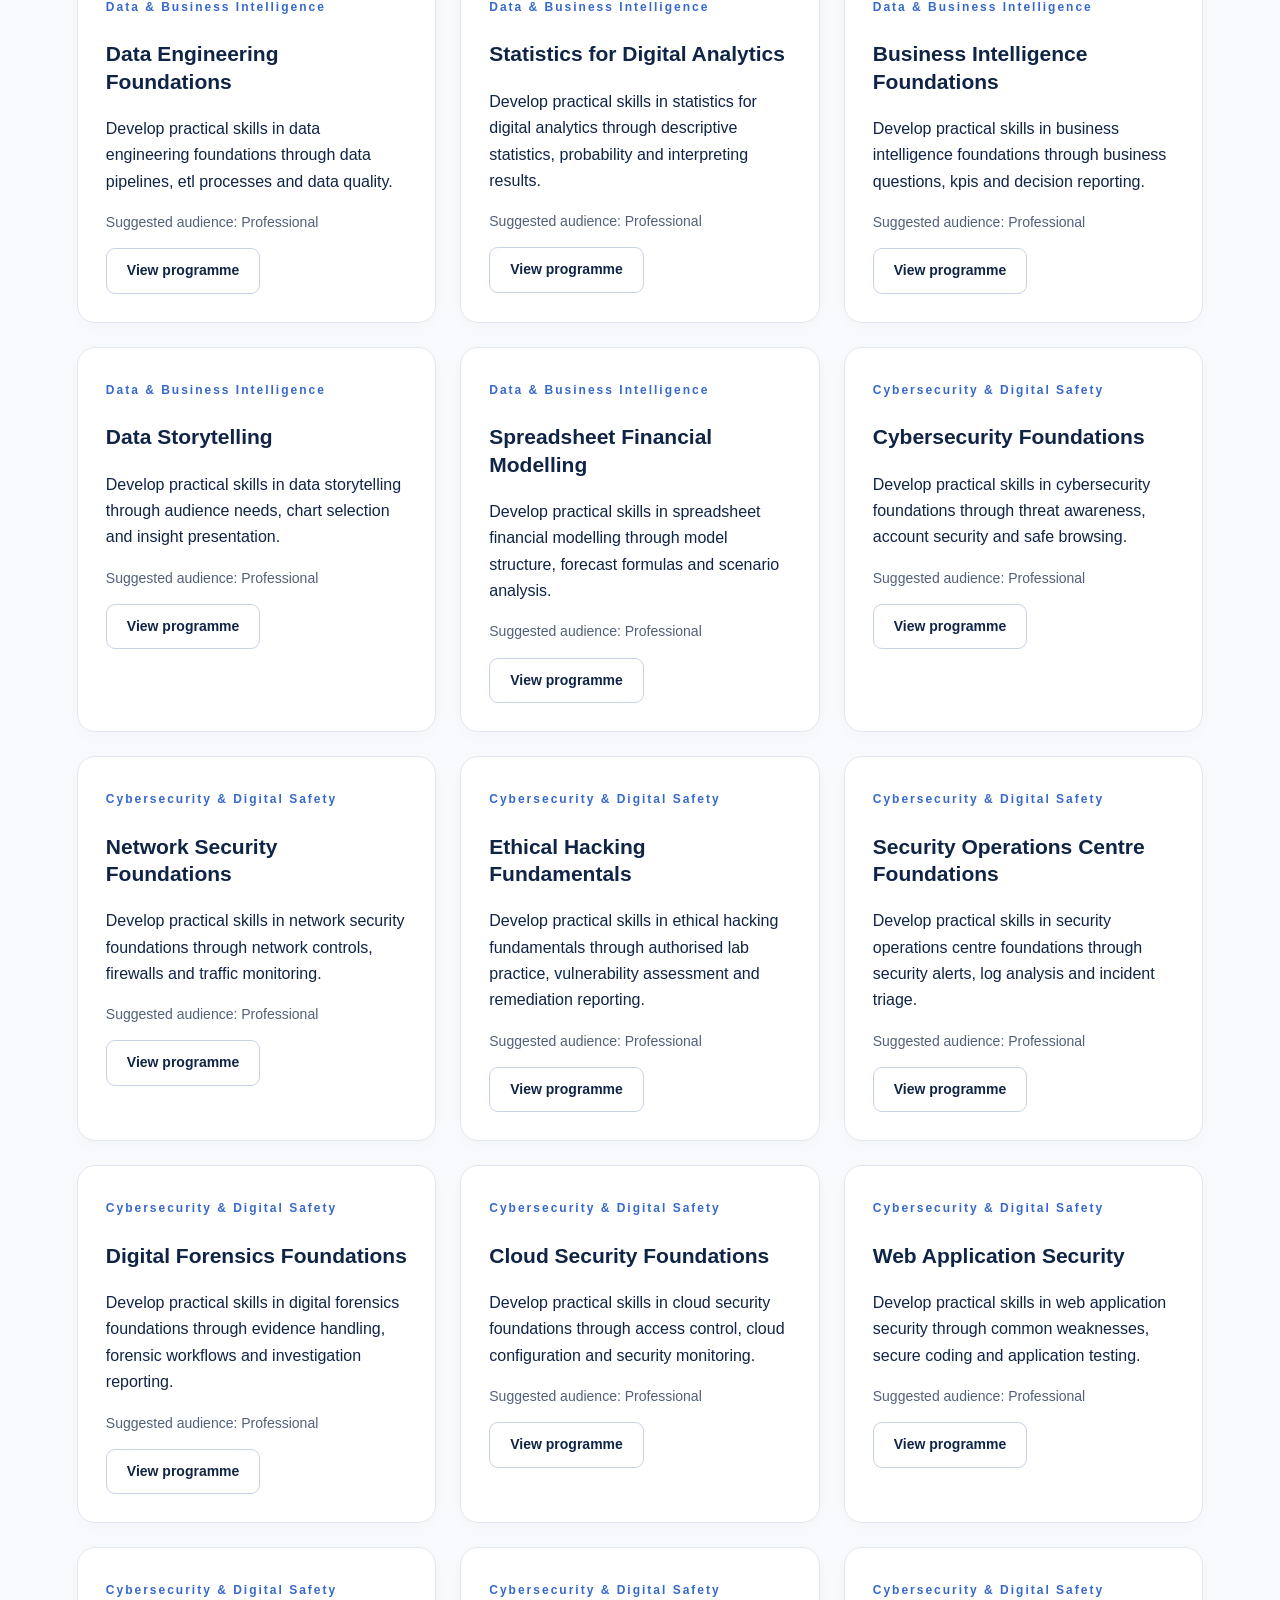
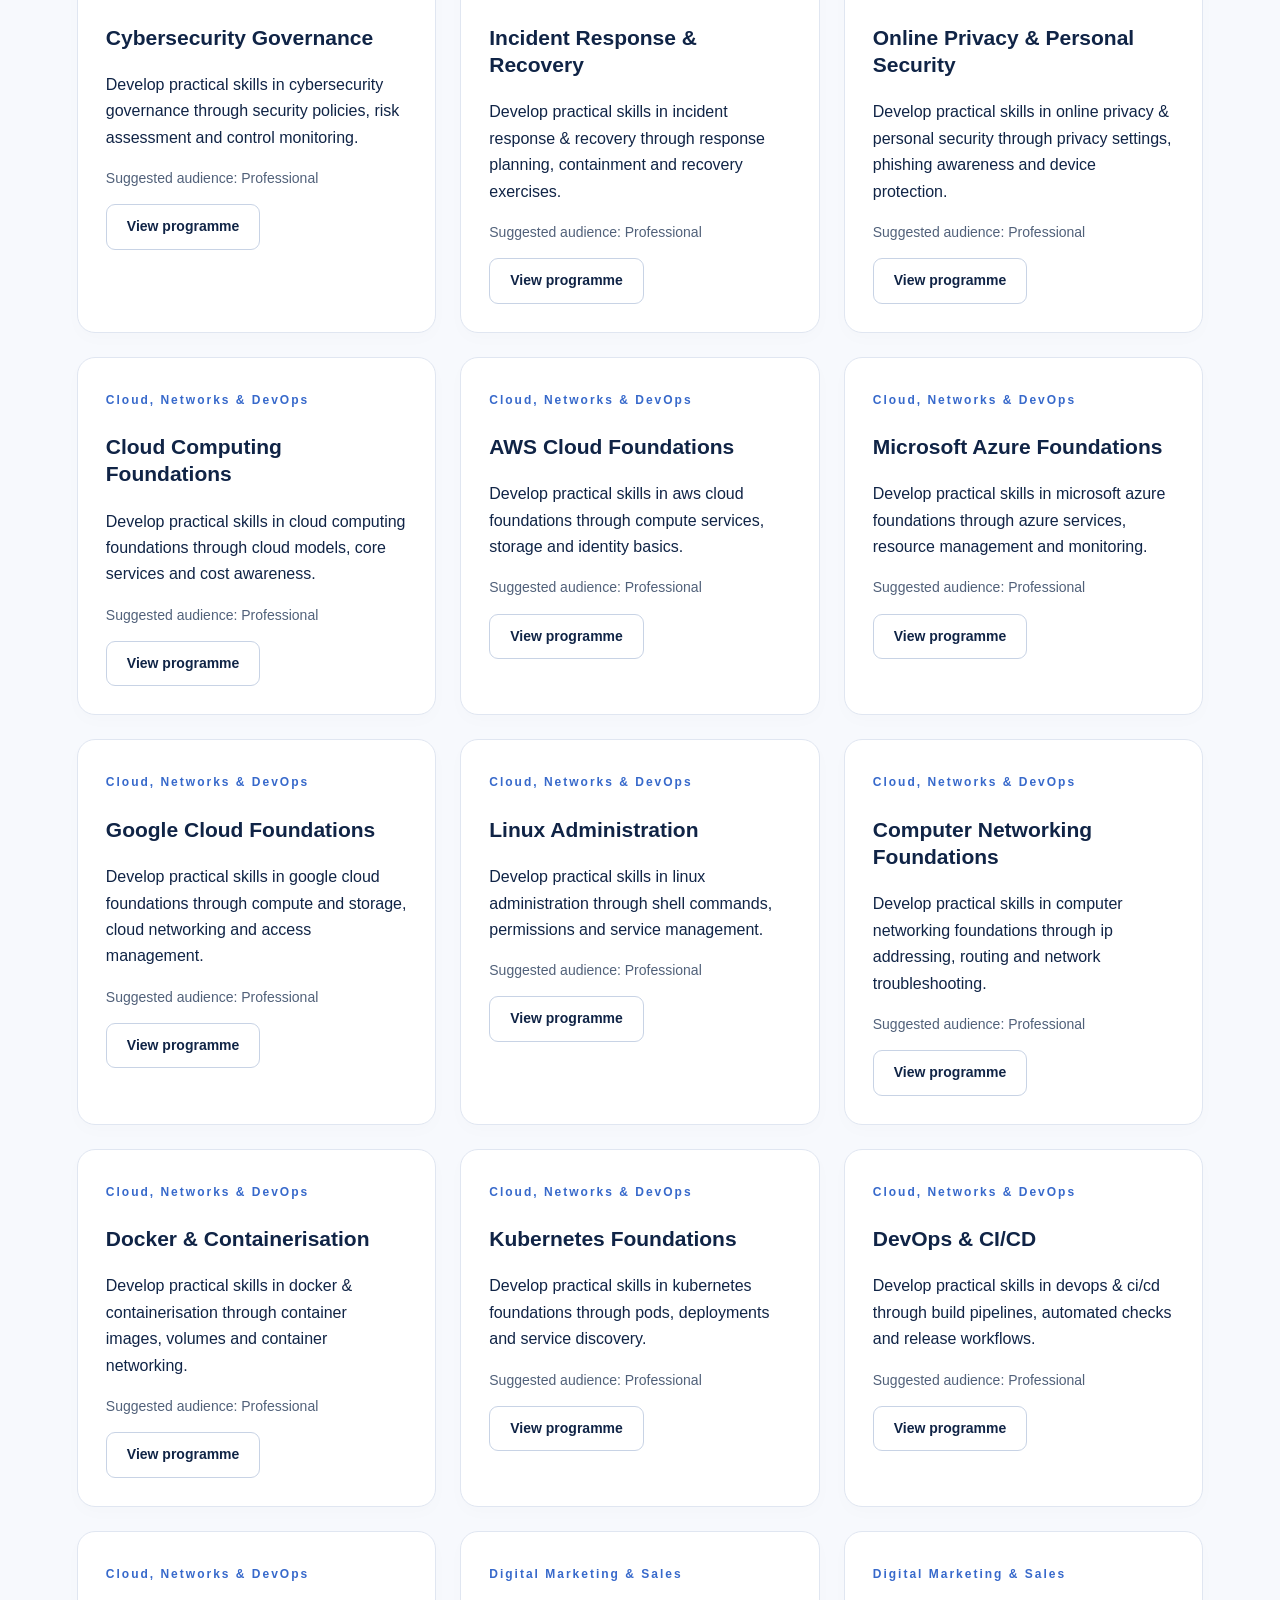
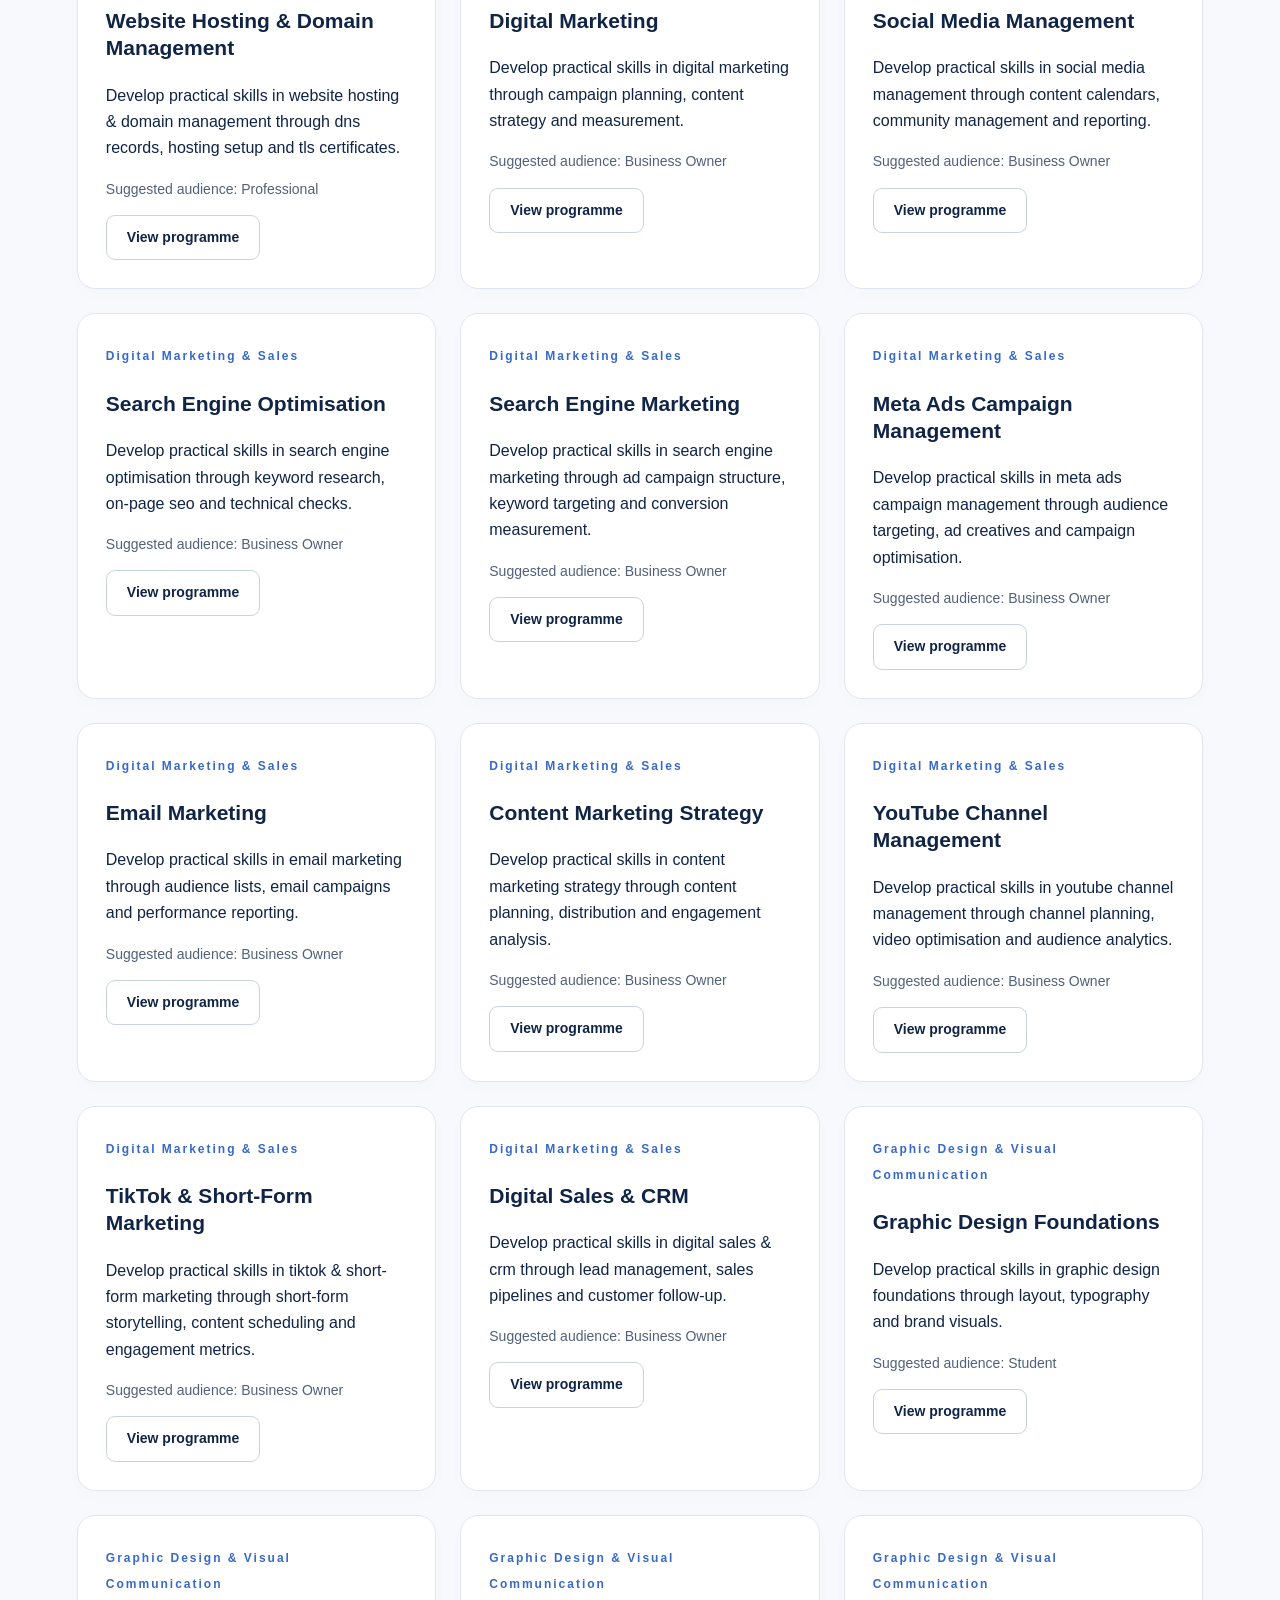
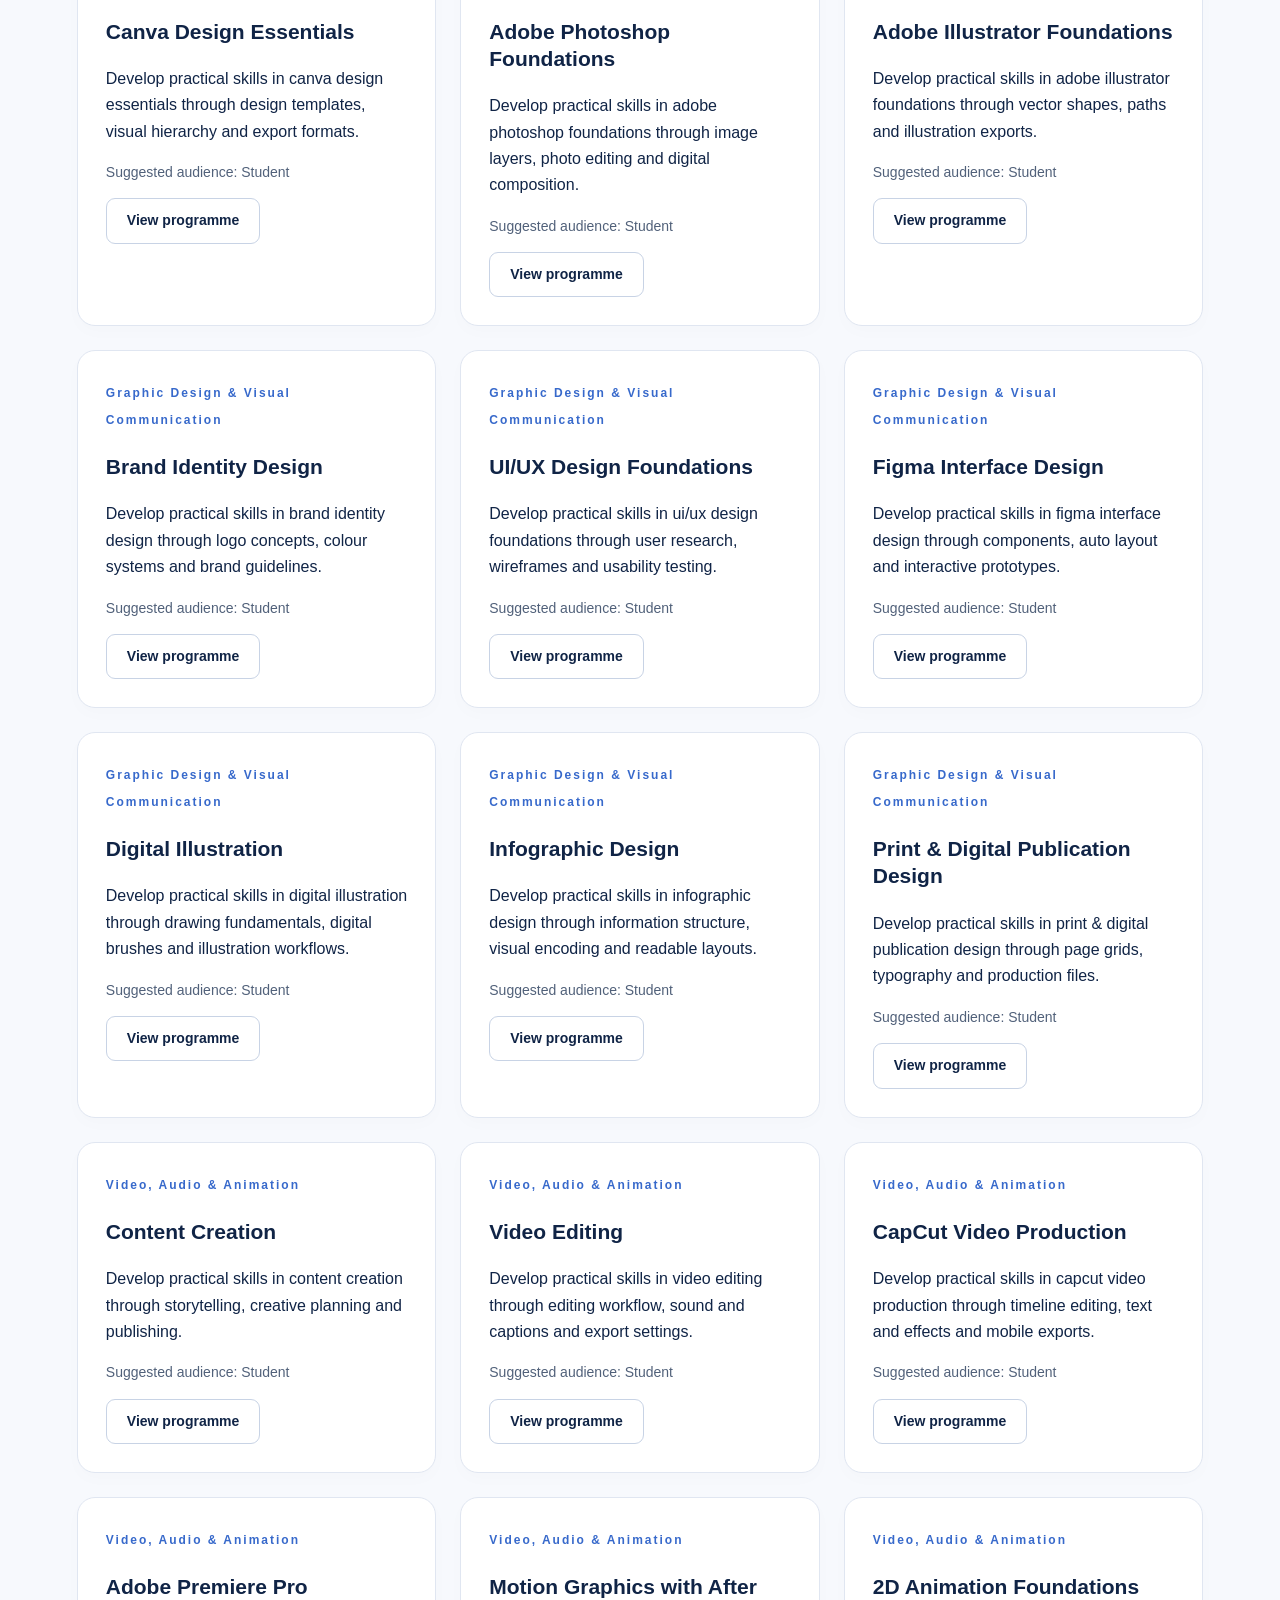
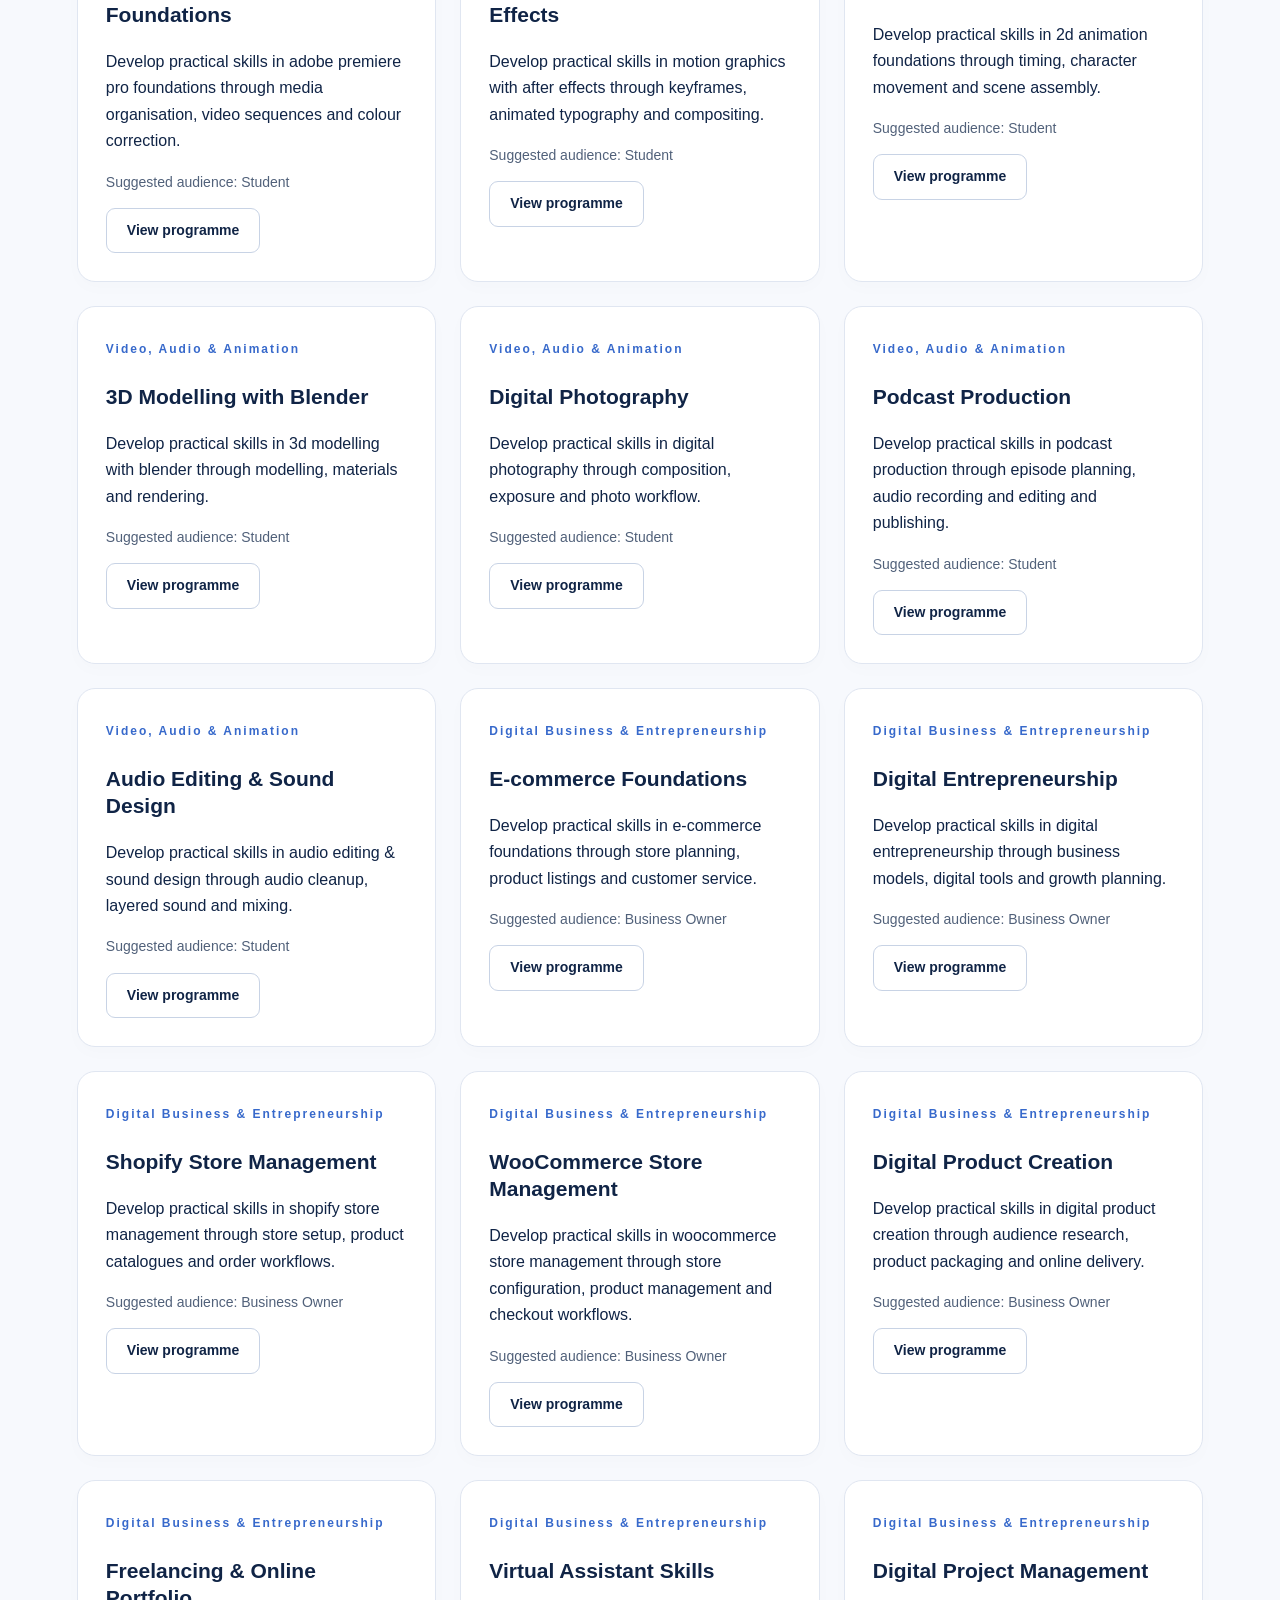
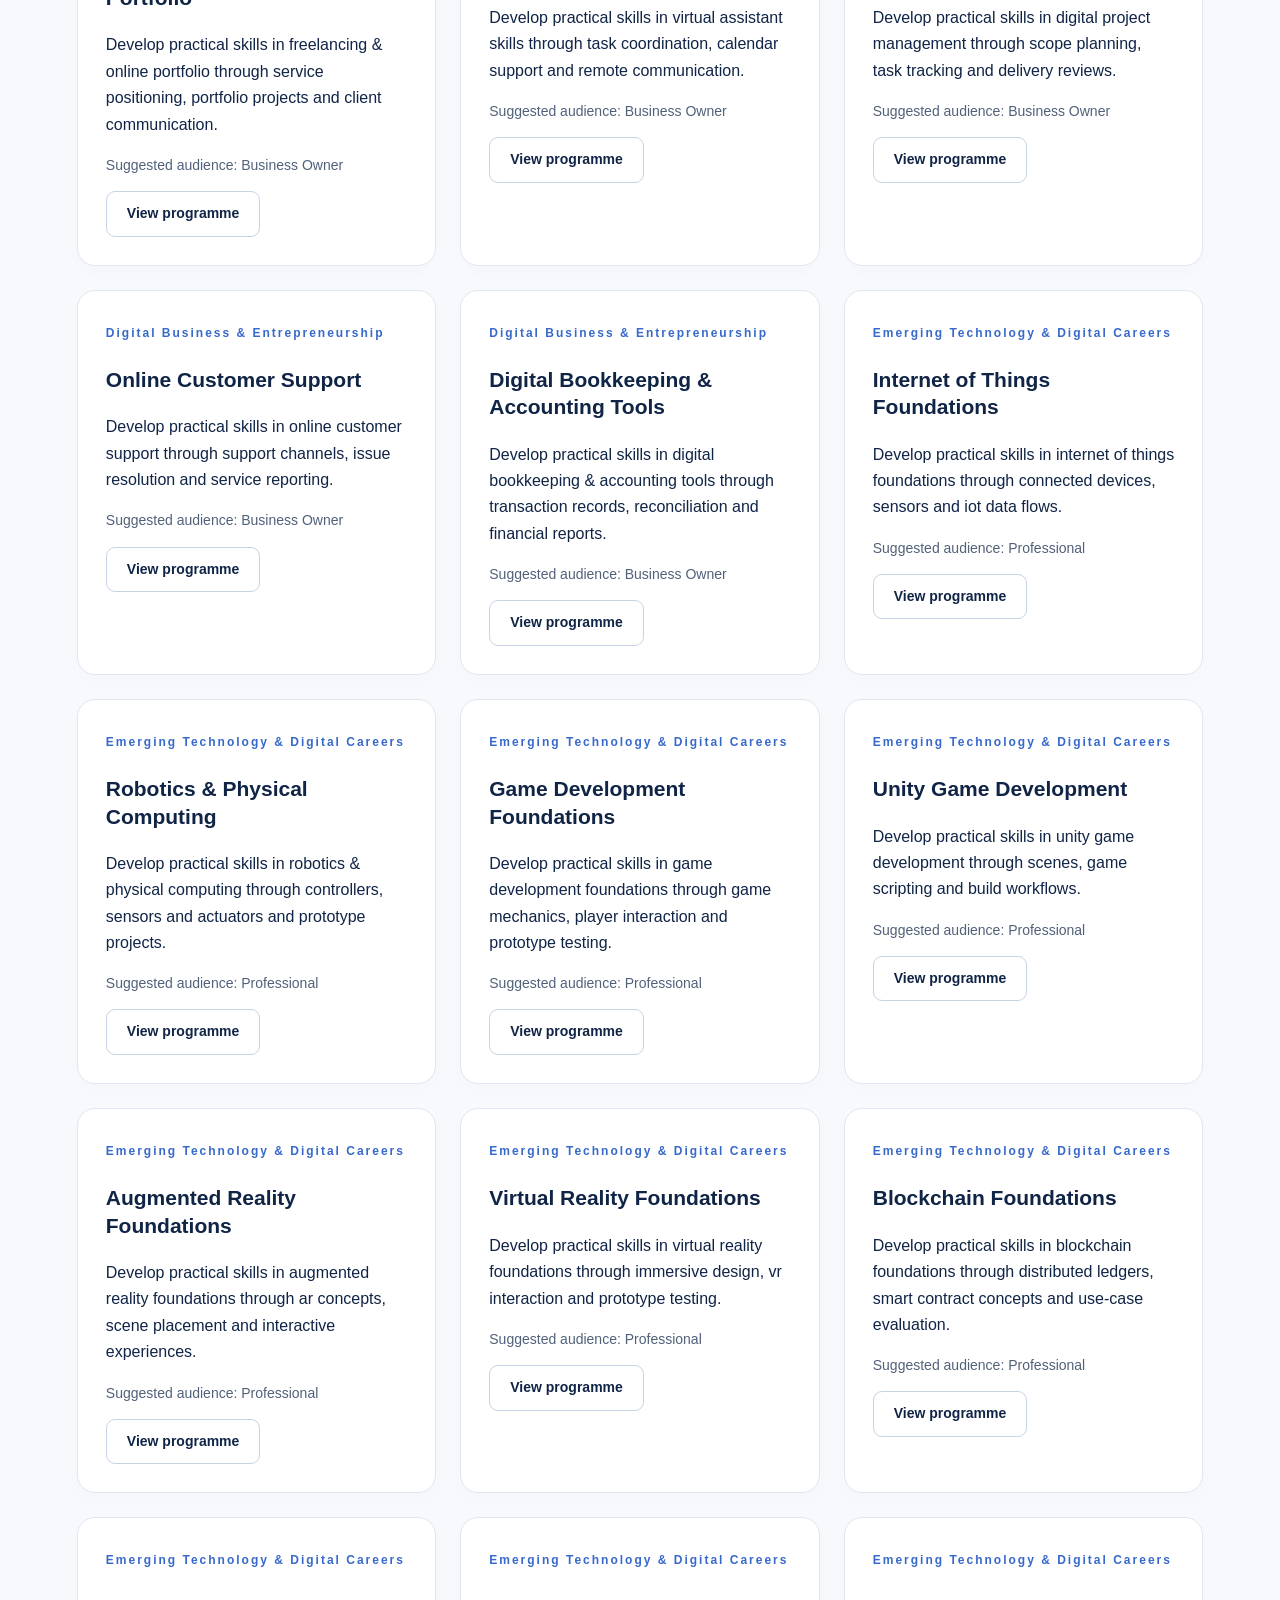
<file: programmes.html>
<!doctype html><html lang="en"><head><meta charset="utf-8"><meta name="viewport" content="width=device-width,initial-scale=1"><meta name="description" content="ETHAN ADMISSION — explore programmes and prepare your application to Ethan Digital Academy."><title>Programmes | ETHAN ADMISSION</title><link rel="icon" href="assets/ethan-digital-academy-logo.jpeg"><link rel="stylesheet" href="style.css"></head><body><a class="skip" href="#main">Skip to content</a><header><a href="index.html" class="brand"><img src="assets/ethan-digital-academy-logo.jpeg" alt="Ethan Digital Academy" width="100" height="100"><span class="portal-name">ETHAN ADMISSION</span></a><button id="menu-toggle" class="secondary" aria-expanded="false" aria-controls="navigation">Menu</button><nav id="navigation" aria-label="Main navigation"><a href="index.html">Home</a><a href="programmes.html" aria-current="page">Programmes</a><a href="requirements.html">Requirements</a><a href="apply.html">Apply Now</a><a href="dashboard.html">My Application</a><a href="fees.html">Fees</a><a href="help.html">Help</a></nav></header><div class="preview">Apply via WhatsApp or email · Review your message and press Send to submit to admissions.</div><main id="main"><section><p class="eyebrow">EXPLORE YOUR OPTIONS</p><h1>Choose your learning path.</h1><p>Explore 120 digital programmes across 12 learning areas. Programme availability, entry requirements, duration and fees are confirmed by Ethan Digital Academy.</p><div class="filters"><label>Search programmes<input id="search" type="search" placeholder="Try coding, design or business"></label><label>Learning area<select id="area"><option value="">All areas</option></select></label><label>Applicant category<select id="audience"><option value="">All categories</option><option>Student</option><option>Professional</option><option>Business Owner</option></select></label></div><p id="result-count" role="status"></p><div id="cards" class="grid"></div></section><dialog id="programme-dialog"><button class="close secondary" id="close-dialog" aria-label="Close programme details">Close ×</button><div id="programme-details"></div></dialog></main><footer><div><strong>ETHAN ADMISSION</strong><p>Exclusively for Ethan Digital Academy.</p></div><div><a href="help.html">Contact admissions</a><a href="privacy.html">Privacy & application terms</a><a href="https://ethandigitalacademy.org">Academy website ↗</a></div><small>© 2026 Ethan Digital Academy · Admission dates, availability and fees must be confirmed with the Academy.</small></footer><script src="programmes.js"></script><script src="submission.js"></script><script src="app.js"></script></body></html>
</file>
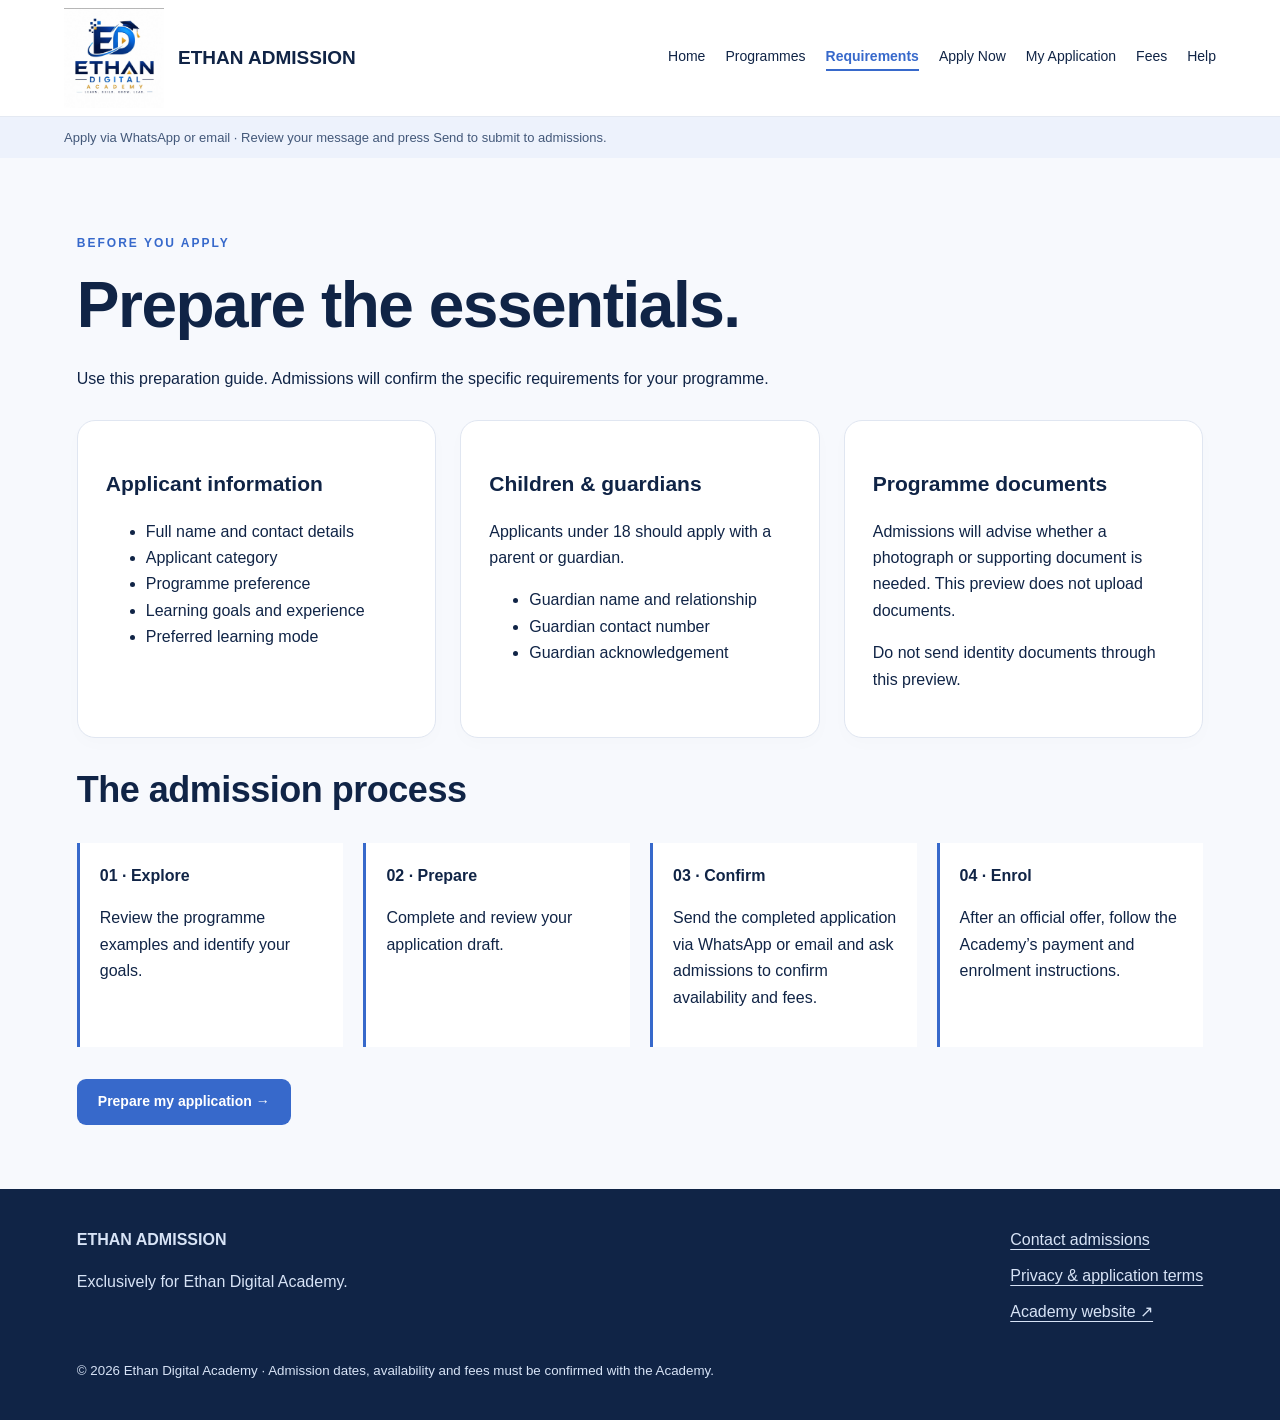
<file: requirements.html>
<!doctype html><html lang="en"><head><meta charset="utf-8"><meta name="viewport" content="width=device-width,initial-scale=1"><meta name="description" content="ETHAN ADMISSION — explore programmes and prepare your application to Ethan Digital Academy."><title>Requirements | ETHAN ADMISSION</title><link rel="icon" href="assets/ethan-digital-academy-logo.jpeg"><link rel="stylesheet" href="style.css"></head><body><a class="skip" href="#main">Skip to content</a><header><a href="index.html" class="brand"><img src="assets/ethan-digital-academy-logo.jpeg" alt="Ethan Digital Academy" width="100" height="100"><span class="portal-name">ETHAN ADMISSION</span></a><button id="menu-toggle" class="secondary" aria-expanded="false" aria-controls="navigation">Menu</button><nav id="navigation" aria-label="Main navigation"><a href="index.html">Home</a><a href="programmes.html">Programmes</a><a href="requirements.html" aria-current="page">Requirements</a><a href="apply.html">Apply Now</a><a href="dashboard.html">My Application</a><a href="fees.html">Fees</a><a href="help.html">Help</a></nav></header><div class="preview">Apply via WhatsApp or email · Review your message and press Send to submit to admissions.</div><main id="main"><section><p class="eyebrow">BEFORE YOU APPLY</p><h1>Prepare the essentials.</h1><p>Use this preparation guide. Admissions will confirm the specific requirements for your programme.</p><div class="grid"><article class="card"><h3>Applicant information</h3><ul><li>Full name and contact details</li><li>Applicant category</li><li>Programme preference</li><li>Learning goals and experience</li><li>Preferred learning mode</li></ul></article><article class="card"><h3>Children & guardians</h3><p>Applicants under 18 should apply with a parent or guardian.</p><ul><li>Guardian name and relationship</li><li>Guardian contact number</li><li>Guardian acknowledgement</li></ul></article><article class="card"><h3>Programme documents</h3><p>Admissions will advise whether a photograph or supporting document is needed. This preview does not upload documents.</p><p>Do not send identity documents through this preview.</p></article></div><h2>The admission process</h2><div class="steps"><article><b>01 · Explore</b><p>Review the programme examples and identify your goals.</p></article><article><b>02 · Prepare</b><p>Complete and review your application draft.</p></article><article><b>03 · Confirm</b><p>Send the completed application via WhatsApp or email and ask admissions to confirm availability and fees.</p></article><article><b>04 · Enrol</b><p>After an official offer, follow the Academy’s payment and enrolment instructions.</p></article></div><a class="button" href="apply.html">Prepare my application →</a></section></main><footer><div><strong>ETHAN ADMISSION</strong><p>Exclusively for Ethan Digital Academy.</p></div><div><a href="help.html">Contact admissions</a><a href="privacy.html">Privacy & application terms</a><a href="https://ethandigitalacademy.org">Academy website ↗</a></div><small>© 2026 Ethan Digital Academy · Admission dates, availability and fees must be confirmed with the Academy.</small></footer><script src="programmes.js"></script><script src="submission.js"></script><script src="app.js"></script></body></html>
</file>
<file: style.css>
:root{font-family:Arial,Helvetica,sans-serif;color:#102446;background:#f7f9fd;line-height:1.65;--blue:#3769cb;--navy:#102446}*{box-sizing:border-box}body{margin:0}a{color:#2456b4;text-underline-offset:4px}header{display:flex;align-items:center;justify-content:space-between;gap:24px;background:white;padding:8px 5%;border-bottom:1px solid #e4e9f2}.brand img{display:block;width:180px;height:auto}nav{display:flex;gap:20px;flex-wrap:wrap}nav a{font-size:14px;text-decoration:none;color:var(--navy)}nav a[aria-current]{color:var(--blue);font-weight:700;border-bottom:2px solid var(--blue)}#menu-toggle{display:none}.preview{padding:10px 5%;background:#edf2fc;color:#435879;font-size:13px}.skip{position:absolute;left:10px;top:-100px;background:white;padding:10px;z-index:5}.skip:focus{top:10px}section{padding:64px 6%;max-width:1440px;margin:auto}.narrow{max-width:1000px}h1{font-size:clamp(36px,5vw,64px);line-height:1.12;letter-spacing:-1.5px;margin:16px 0 24px}h2{font-size:clamp(26px,3vw,36px);line-height:1.2;letter-spacing:-.5px}h3{font-size:21px;line-height:1.3}p{max-width:820px}.eyebrow,.tag{font-size:12px;letter-spacing:2px;font-weight:700;color:var(--blue)}.hero{background:var(--navy);max-width:none;color:white;display:grid;grid-template-columns:1.3fr 1fr;gap:60px;padding:72px 7%}.hero .eyebrow{color:#b0caff}.hero p{color:#d0dbee;max-width:560px}.hero-card{background:#1a3459;border:1px solid #355072;border-radius:24px;padding:32px;align-self:center}.hero-card .tag{color:#b0caff}.hero-card li{padding:8px 0}.grid{display:grid;grid-template-columns:repeat(3,minmax(0,1fr));gap:24px;margin:28px 0}.two{grid-template-columns:repeat(2,minmax(0,1fr))}.card{background:white;border:1px solid #e0e6f1;border-radius:18px;padding:28px;box-shadow:0 6px 18px #10244604}.icon{display:inline-block;background:#edf2fc;color:var(--blue);padding:9px 14px;border-radius:10px;font-weight:700}.section-top{display:flex;justify-content:space-between;align-items:center;gap:20px}.soft{background:#edf2fc;max-width:none}.button,button{display:inline-block;border:1px solid transparent;background:var(--blue);color:white;text-decoration:none;padding:12px 20px;border-radius:9px;font:700 14px Arial;cursor:pointer;line-height:1.4}.secondary,.light{background:white;color:var(--navy);border-color:#c8d3e5}.actions{display:flex;gap:12px;flex-wrap:wrap;margin:24px 0}.filters{display:grid;grid-template-columns:2fr 1fr 1fr;gap:20px;padding:20px;background:white;border-radius:14px;margin-top:28px}input,select,textarea{display:block;width:100%;padding:12px;border:1px solid #bcc9df;border-radius:8px;background:white;color:var(--navy);font:inherit;margin:8px 0 16px}label{font-size:14px;font-weight:700}fieldset{border:0;margin:20px 0;padding:0}legend{font-size:24px;font-weight:700}.check{display:flex;gap:10px;align-items:flex-start;margin:24px 0}.check input{width:auto;margin-top:6px}.wizard-tabs{display:flex;gap:12px;list-style:none;padding:0;flex-wrap:wrap}.wizard-tabs li{background:#e7edf8;border-radius:8px;padding:10px 16px;font-size:14px}.wizard-tabs li.active{background:var(--navy);color:white}.muted{color:#51617a;font-size:14px}.steps{display:grid;grid-template-columns:repeat(4,1fr);gap:20px;margin:32px 0}.steps article{padding:20px;border-left:3px solid var(--blue);background:white}.badge{display:inline-block;background:#eaf0fc;color:#2857a9;border-radius:20px;padding:6px 12px;font-size:13px}dl{display:grid;grid-template-columns:1fr 2fr;gap:12px}dt{font-weight:700}dd{margin:0;overflow-wrap:anywhere;white-space:pre-wrap}details{background:white;padding:18px 24px;border:1px solid #dce4f0;border-radius:12px;margin-bottom:12px}summary{font-weight:700;cursor:pointer}.wrap{overflow-wrap:anywhere}dialog{border:1px solid #c4cee0;border-radius:20px;max-width:650px;width:90%;padding:32px;color:var(--navy)}dialog::backdrop{background:#102446aa}.close{float:right}footer{background:var(--navy);color:#d7e3f6;padding:38px 6%;display:flex;flex-wrap:wrap;justify-content:space-between;gap:24px}footer a{color:#d7e3f6;display:block;margin-bottom:10px}footer small{flex-basis:100%}[hidden]{display:none!important}:focus-visible{outline:3px solid #d9a120;outline-offset:4px}@media(max-width:950px){nav{gap:12px}.grid{grid-template-columns:repeat(2,minmax(0,1fr))}.hero{gap:28px}.steps{grid-template-columns:repeat(2,1fr)}.filters{grid-template-columns:1fr}}@media(max-width:650px){header{flex-wrap:wrap}.brand img{width:155px}#menu-toggle{display:block}nav{display:none;width:100%;flex-direction:column;padding-bottom:15px}nav.open{display:flex}section{padding:40px 6%}.hero,.grid,.two,.steps{grid-template-columns:1fr}.hero{padding:48px 6%}.section-top{display:block}.card{padding:22px}dl{grid-template-columns:1fr}dd{margin-bottom:12px}.wizard-tabs li{padding:8px 10px;font-size:12px}}@media print{header,.preview,footer,button,.actions,.skip{display:none!important}body{background:white}section{padding:0}.card{box-shadow:none;border:0}h1{font-size:30px}}

.brand{display:flex;align-items:center;gap:14px;text-decoration:none;color:#102446}.brand img{width:100px;height:100px;object-fit:contain}.portal-name{font-size:19px;font-weight:800;white-space:nowrap}@media(max-width:650px){.brand img{width:76px;height:76px}.portal-name{font-size:16px}}
</file>
